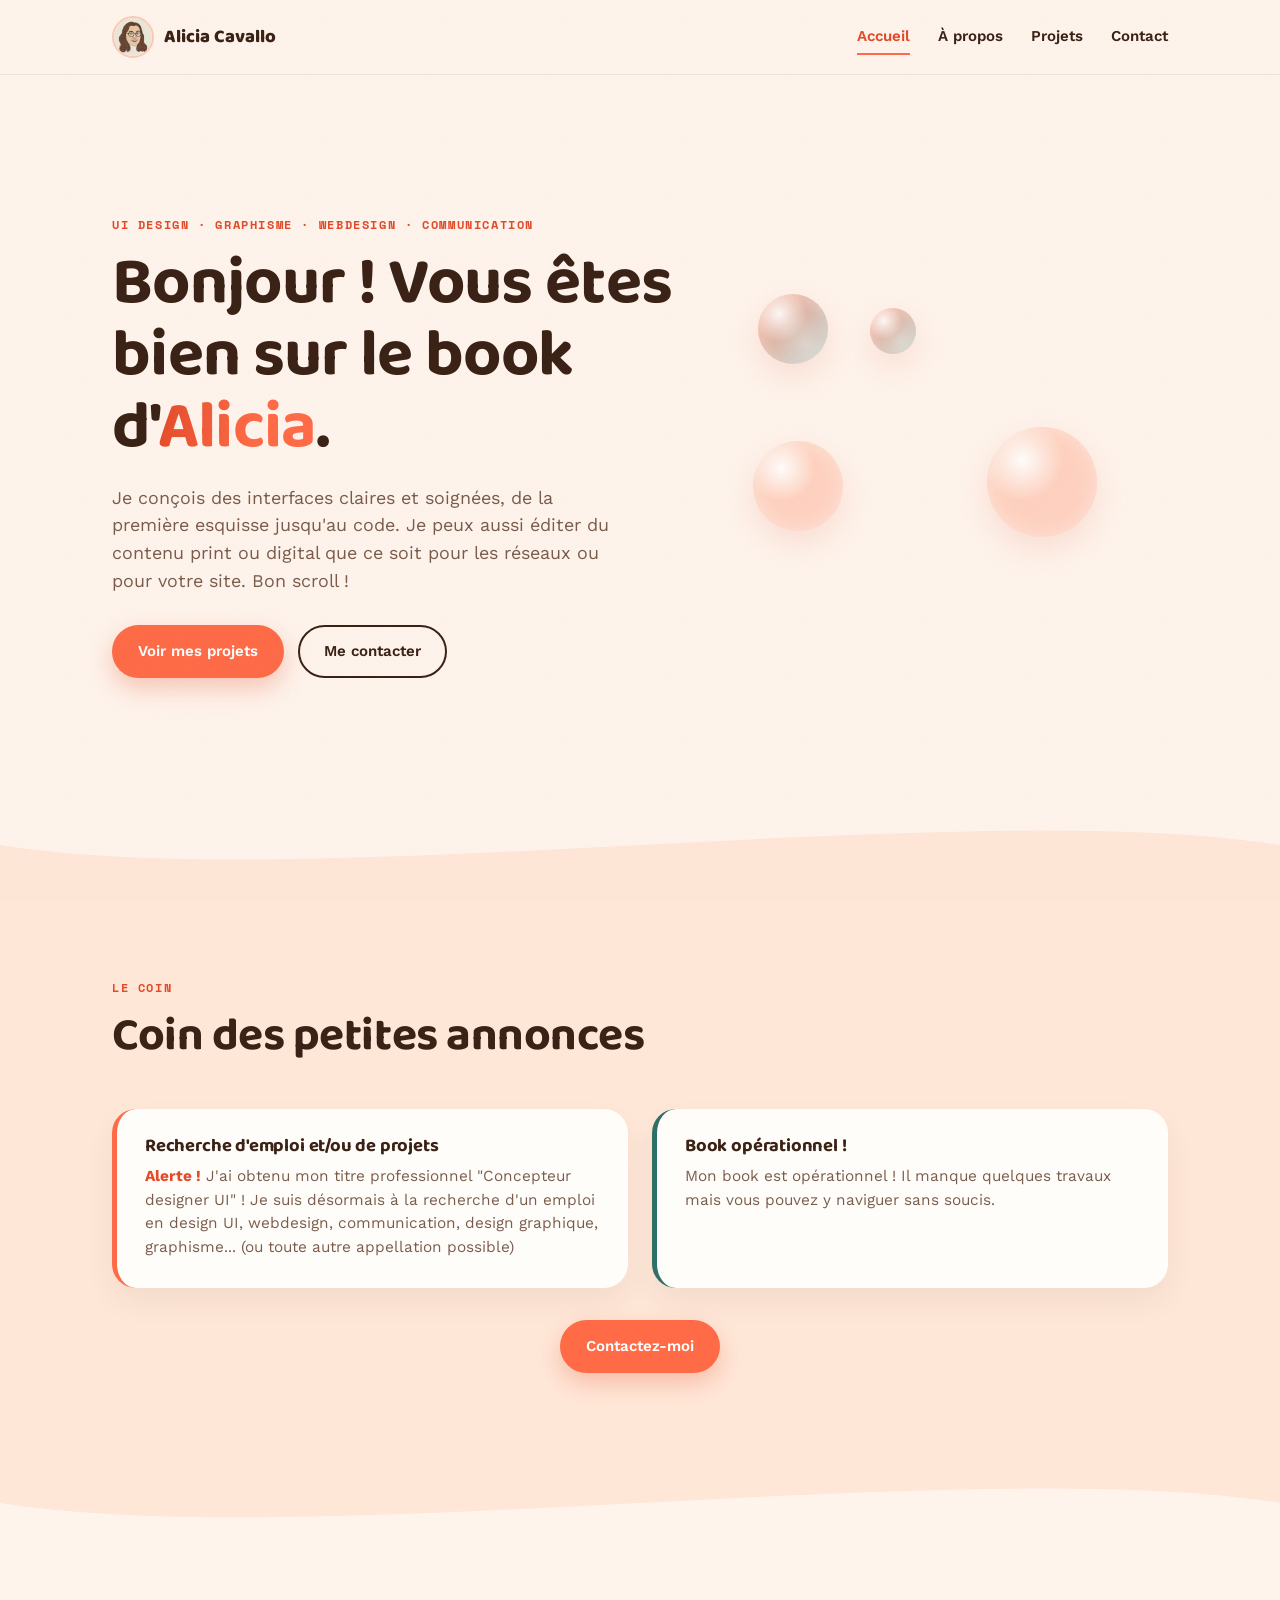
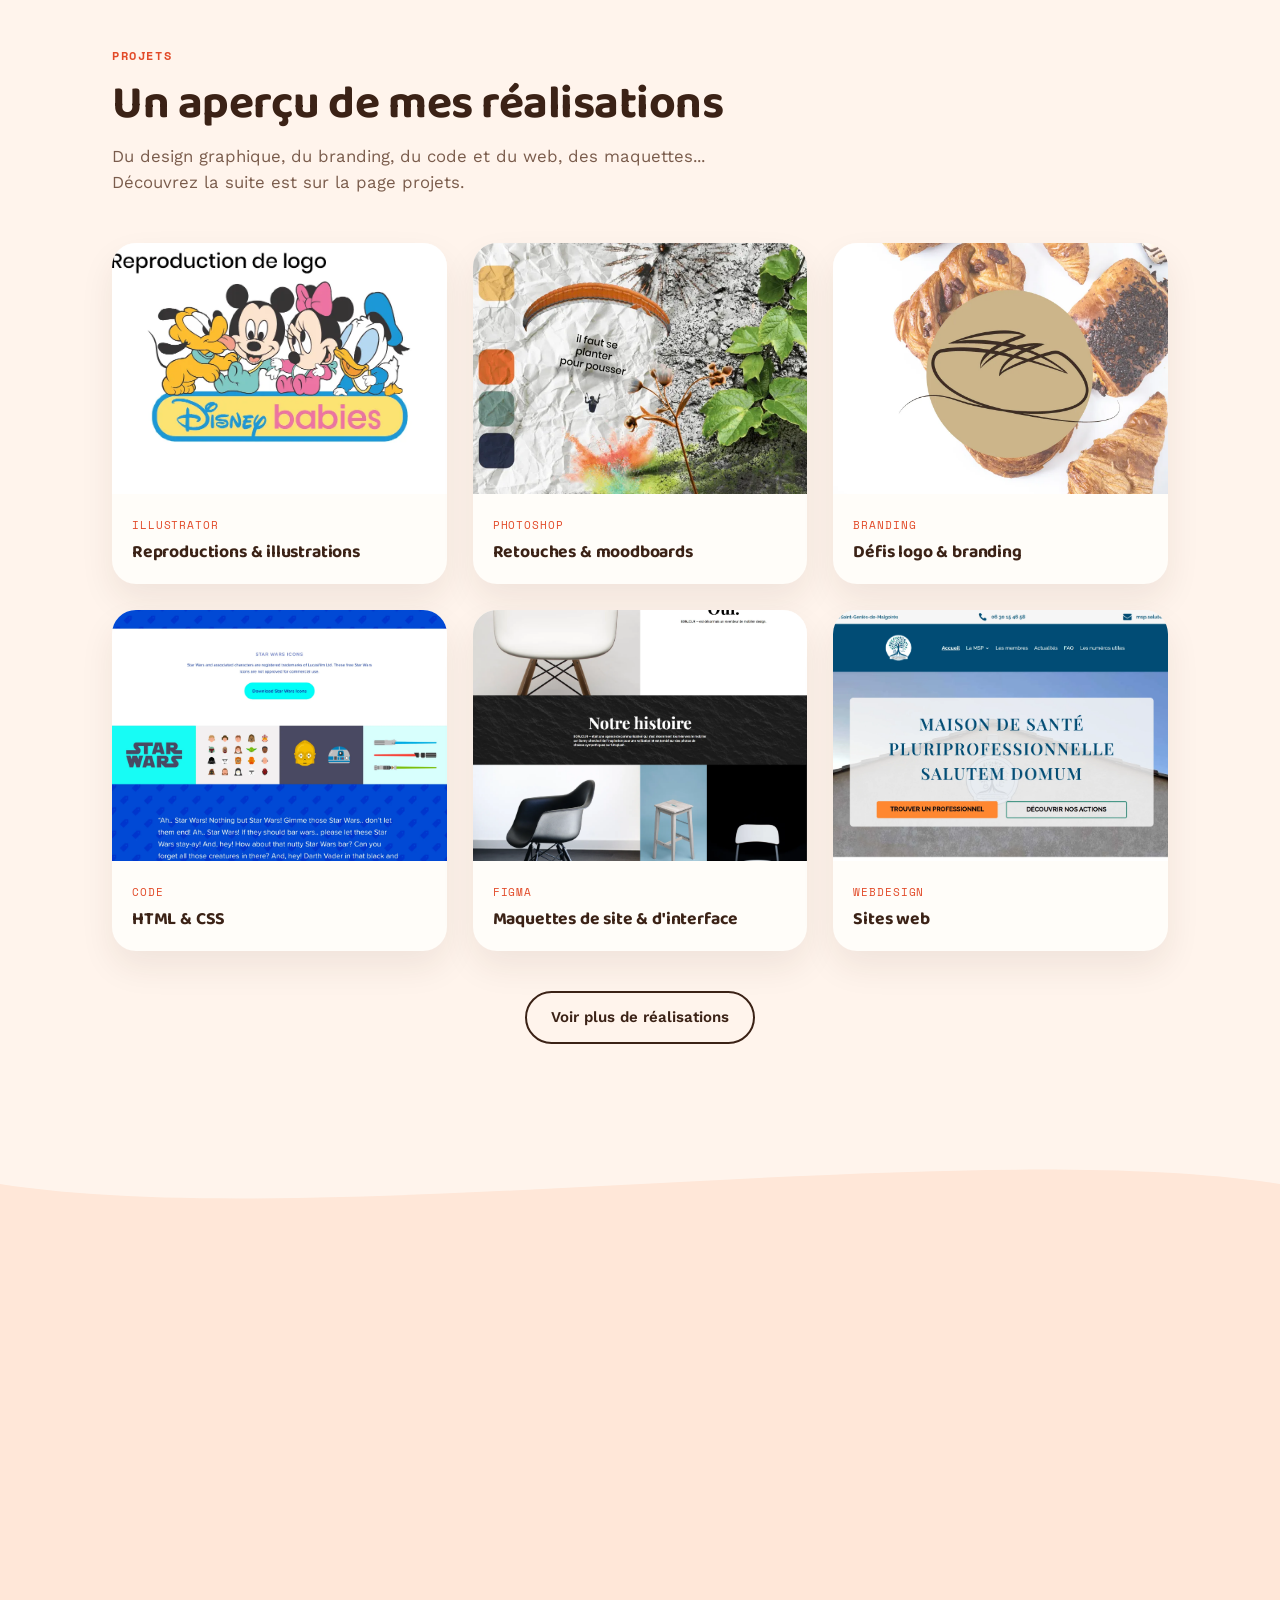
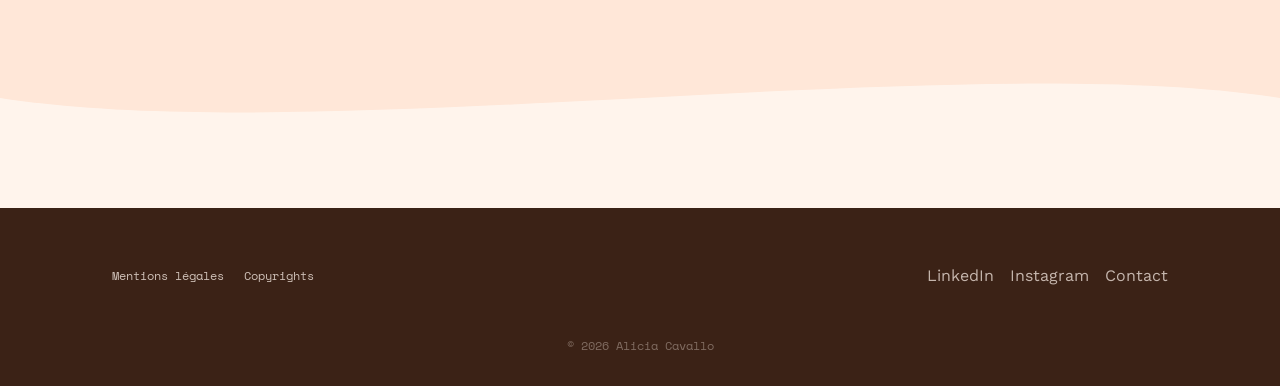
<file: index.html>
<!DOCTYPE html>
<html lang="fr">
<head>
<meta charset="UTF-8">
<meta name="viewport" content="width=device-width, initial-scale=1.0">
<title>Portfolio d'Alicia Cavallo</title>
<link rel="preconnect" href="https://fonts.googleapis.com">
<link href="https://fonts.googleapis.com/css2?family=Baloo+2:wght@500;600;700;800&family=Work+Sans:wght@400;500;600&family=Space+Mono:wght@400;700&display=swap" rel="stylesheet">
<link rel="icon" href="assets/icon/favicon.ico" sizes="32x32" />
<link rel="icon" href="assets/icon/icon.svg" type="image/svg+xml" />
<link rel="apple-touch-icon" href="assets/icon/apple-touch-icon.png" />
<link rel="stylesheet" href="css/style.css">
</head>
<body>
<header>
  <nav class="wrap">
    <a href="index.html" class="logo"><img src="assets/img/profil.webp" alt="Illustration d'Alicia Cavallo">Alicia Cavallo</a>
    <div class="navlinks">
      <a href="index.html" class="active">Accueil</a>
      <a href="assets/pages/about.html">À propos</a>
      <a href="assets/pages/projets.html">Projets</a>
      <a href="assets/pages/contact.html">Contact</a>
    </div>
    <button class="burger" id="burgerBtn" aria-label="Ouvrir le menu" aria-expanded="false">
      <span></span><span></span><span></span>
    </button>
  </nav>
</header>
<div class="mobile-menu-overlay" id="mobileOverlay" aria-hidden="true"></div>
<nav class="mobile-menu" id="mobileMenu" aria-hidden="true">
  <button class="mobile-menu-close" id="mobileClose" aria-label="Fermer le menu">&times;</button>
  <a href="index.html" class="active">Accueil</a>
      <a href="assets/pages/about.html">À propos</a>
      <a href="assets/pages/projets.html">Projets</a>
      <a href="assets/pages/contact.html">Contact</a>
</nav>


<section class="hero">
  <div class="wrap">
    <div>
      <span class="eyebrow">UI Design · Graphisme · Webdesign · Communication</span>
      <h1>Bonjour ! Vous êtes bien sur le book d'<em>Alicia</em>.</h1>
      <p class="lead">Je conçois des interfaces claires et soignées, de la première esquisse jusqu'au code. Je peux aussi éditer du contenu print ou digital que ce soit pour les réseaux ou pour votre site. Bon scroll !</p>
      <div class="hero-cta">
        <a href="assets/pages/projets.html" class="btn btn-primary">Voir mes projets</a>
        <a href="assets/pages/contact.html" class="btn btn-ghost">Me contacter</a>
      </div>
    </div>
    <div class="hero-visual" aria-hidden="true">
      <div class="bubble" style="width:70px;height:70px;top:8%;left:5%;animation-delay:0.0s;"></div>
<div class="bubble alt" style="width:110px;height:110px;top:45%;left:58%;animation-delay:0.6s;"></div>
<div class="bubble" style="width:46px;height:46px;top:12%;left:31%;animation-delay:1.2s;"></div>
<div class="bubble alt" style="width:90px;height:90px;top:49%;left:4%;animation-delay:1.7999999999999998s;"></div>
    </div>
  </div>
</section>

<div class="divider" aria-hidden="true"><svg viewBox="0 0 1200 120" preserveAspectRatio="none"><path d="M0,60 C300,120 900,0 1200,60 L1200,120 L0,120 Z" fill="var(--bg-alt)"></path></svg></div>

<section id="annonces">
  <div class="wrap">
    <div class="section-head reveal">
      <span class="eyebrow">Le coin</span>
      <h2>Coin des petites annonces</h2>
    </div>
    <div class="annonce-grid">
      <div class="annonce-card reveal">
        <h3>Recherche d'emploi et/ou de projets</h3>
        <p><strong>Alerte !</strong> J'ai obtenu mon titre professionnel "Concepteur designer UI" ! Je suis désormais à la recherche d'un emploi en design UI, webdesign, communication, design graphique, graphisme... (ou toute autre appellation possible)</p>
      </div>
      <div class="annonce-card dispo reveal">
        <h3>Book opérationnel !</h3>
        <p>Mon book est opérationnel ! Il manque quelques travaux mais vous pouvez y naviguer sans soucis.</p>
      </div>
    </div>
    <div class="annonces-cta reveal">
      <a href="assets/pages/contact.html" class="btn btn-primary">Contactez-moi</a>
    </div>
  </div>
</section>

<div class="divider" aria-hidden="true" style="transform:scaleY(-1);"><svg viewBox="0 0 1200 120" preserveAspectRatio="none"><path d="M0,60 C300,0 900,120 1200,60 L1200,120 L0,120 Z" fill="var(--bg-alt)"></path></svg></div>

<section id="projets-accueil">
  <div class="wrap">
    <div class="section-head reveal">
      <span class="eyebrow">Projets</span>
      <h2>Un aperçu de mes réalisations</h2>
      <p>Du design graphique, du branding, du code et du web, des maquettes... Découvrez la suite est sur la page projets.</p>
    </div>
    <div class="projects-preview">
      <a class="pp-card reveal" href="assets/pages/projets.html#illustrator">
        <div class="pp-img"><img src="assets/img/illustrator-disneybabies.webp" alt="Reproduction du logo Disney Babies sur Illustrator"></div>
        <div class="pp-body"><span>Illustrator</span><h3>Reproductions &amp; illustrations</h3></div>
      </a>
      <a class="pp-card reveal" href="assets/pages/projets.html#photoshop">
        <div class="pp-img"><img src="assets/img/photoshop-moodboardperso.webp" alt="Moodboard pour mon identité visuelle"></div>
        <div class="pp-body"><span>Photoshop</span><h3>Retouches &amp; moodboards</h3></div>
      </a>
      <a class="pp-card reveal" href="assets/pages/projets.html#logo">
        <div class="pp-img"><img src="assets/img/defilogo03-boulangerie-p01.webp" alt="Défi logo boulangerie"></div>
        <div class="pp-body"><span>Branding</span><h3>Défis logo &amp; branding</h3></div>
      </a>
      <a class="pp-card reveal" href="assets/pages/projets.html#web">
        <div class="pp-img"><img src="assets/img/css-premierepage01.webp" alt="Exercice de mise en page HTML et CSS"></div>
        <div class="pp-body"><span>Code</span><h3>HTML &amp; CSS</h3></div>
      </a>
      <a class="pp-card reveal" href="assets/pages/projets.html#maquettes">
        <div class="pp-img"><img src="assets/img/figmabonjour-desk.webp" alt="Maquette Figma Bonjour."></div>
        <div class="pp-body"><span>Figma</span><h3>Maquettes de site &amp; d'interface</h3></div>
      </a>
      <a class="pp-card reveal" href="assets/pages/projets.html#webdesign">
        <div class="pp-img"><img src="assets/img/site-web-msp.webp" alt="Extrait de la page d'accueil du site de la Maison de Santé Pluriprofessionnelle"></div>
        <div class="pp-body"><span>Webdesign</span><h3>Sites web</h3></div>
      </a>
    </div>
    <div class="projets-cta reveal">
      <a href="assets/pages/projets.html" class="btn btn-ghost">Voir plus de réalisations</a>
    </div>
  </div>
</section>

<div class="divider" aria-hidden="true"><svg viewBox="0 0 1200 120" preserveAspectRatio="none"><path d="M0,60 C300,120 900,0 1200,60 L1200,120 L0,120 Z" fill="var(--bg-alt)"></path></svg></div>

<section id="teaser-parcours">
  <div class="wrap">
    <div class="parcours-card reveal">
      <div class="txt">
        <span class="eyebrow">Parcours &amp; à propos</span>
        <h2>Du droit au webdesign : un parcours guidé par la curiosité.</h2>
        <p>Découvrez mon chemin jusqu'ici, ce que je fais aujourd'hui, et ce qui m'anime en dehors du design.</p>
      </div>
      <a href="assets/pages/about.html" class="btn btn-primary">Mon parcours &amp; à propos</a>
    </div>
  </div>
</section>

<div class="divider" aria-hidden="true" style="transform:scaleY(-1);"><svg viewBox="0 0 1200 120" preserveAspectRatio="none"><path d="M0,60 C300,0 900,120 1200,60 L1200,120 L0,120 Z" fill="var(--bg-alt)"></path></svg></div>

<footer class="sitefooter">
  <div class="wrap">
    <div class="footlinks">
      <a href="assets/pages/mentionslegales.html">Mentions légales</a>
      <a href="assets/pages/copyrights.html">Copyrights</a>
    </div>
    <div class="social">
      <a href="https://www.linkedin.com/in/alicia-cavallo/" target="_blank" rel="noopener">LinkedIn</a>
      <a href="https://www.instagram.com/alicia._.cavallo/" target="_blank" rel="noopener">Instagram</a>
      <a href="assets/pages/contact.html">Contact</a>
    </div>
    <div class="copy">© 2026 Alicia Cavallo</div>
  </div>
</footer>
<script>
  const revealEls = document.querySelectorAll('.reveal');
  const io = new IntersectionObserver((entries) => {
    entries.forEach(entry => {
      if(entry.isIntersecting){ entry.target.classList.add('in'); io.unobserve(entry.target); }
    });
  }, { threshold: 0.12 });
  revealEls.forEach(el => io.observe(el));
</script>
<script>
  // Menu burger mobile : ouverture/fermeture, clic à côté, touche Échap
  (function(){
    const burger = document.getElementById('burgerBtn');
    const overlay = document.getElementById('mobileOverlay');
    const menu = document.getElementById('mobileMenu');
    const closeBtn = document.getElementById('mobileClose');
    if(!burger || !menu || !overlay) return;

    function openMenu(){
      burger.classList.add('open'); burger.setAttribute('aria-expanded','true');
      overlay.classList.add('open');
      menu.classList.add('open'); menu.setAttribute('aria-hidden','false');
      document.body.style.overflow = 'hidden';
    }
    function closeMenu(){
      burger.classList.remove('open'); burger.setAttribute('aria-expanded','false');
      overlay.classList.remove('open');
      menu.classList.remove('open'); menu.setAttribute('aria-hidden','true');
      document.body.style.overflow = '';
    }

    burger.addEventListener('click', () => { menu.classList.contains('open') ? closeMenu() : openMenu(); });
    closeBtn.addEventListener('click', closeMenu);
    overlay.addEventListener('click', closeMenu); // clic à côté, sur le fond assombri
    document.addEventListener('keydown', (e) => { if(e.key === 'Escape') closeMenu(); });
    window.addEventListener('blur', closeMenu); // sortie en dehors de la fenêtre
    menu.querySelectorAll('a').forEach(a => a.addEventListener('click', closeMenu));
  })();
</script>
</body>
</html>
</file>
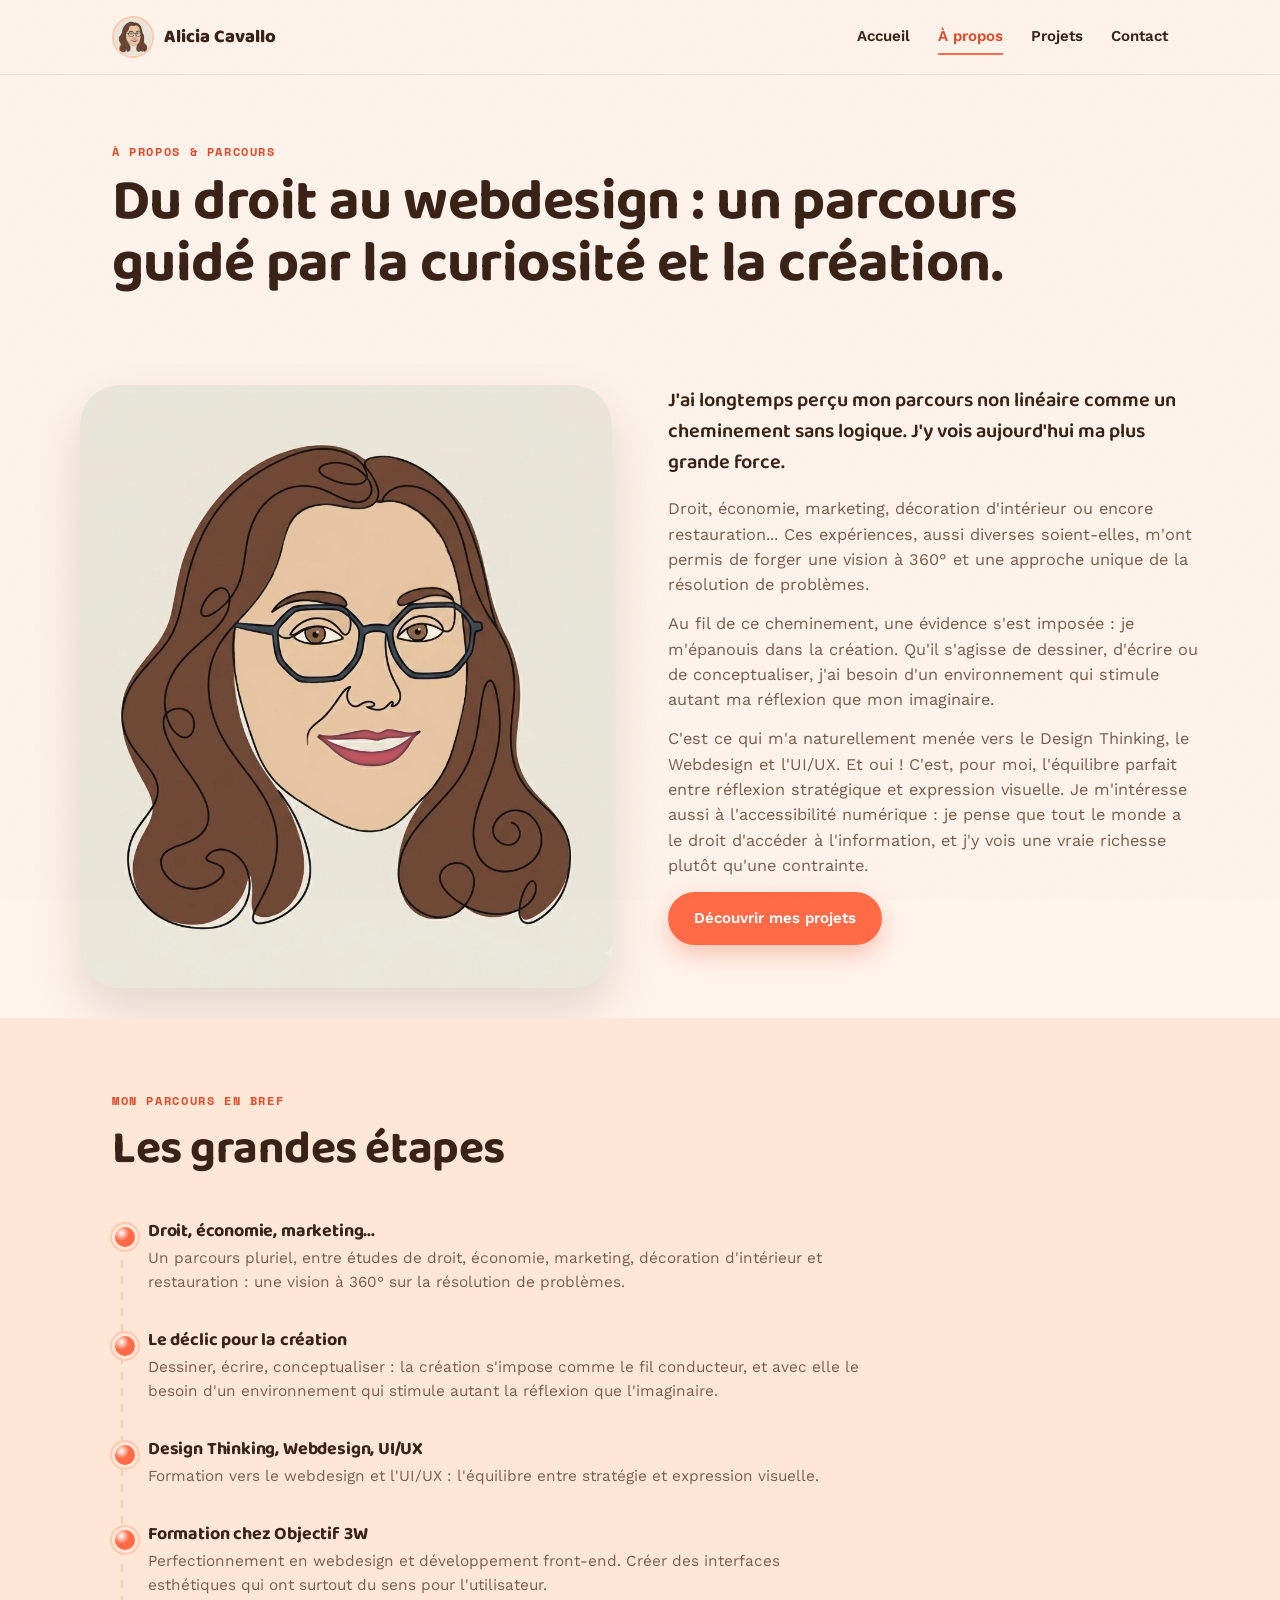
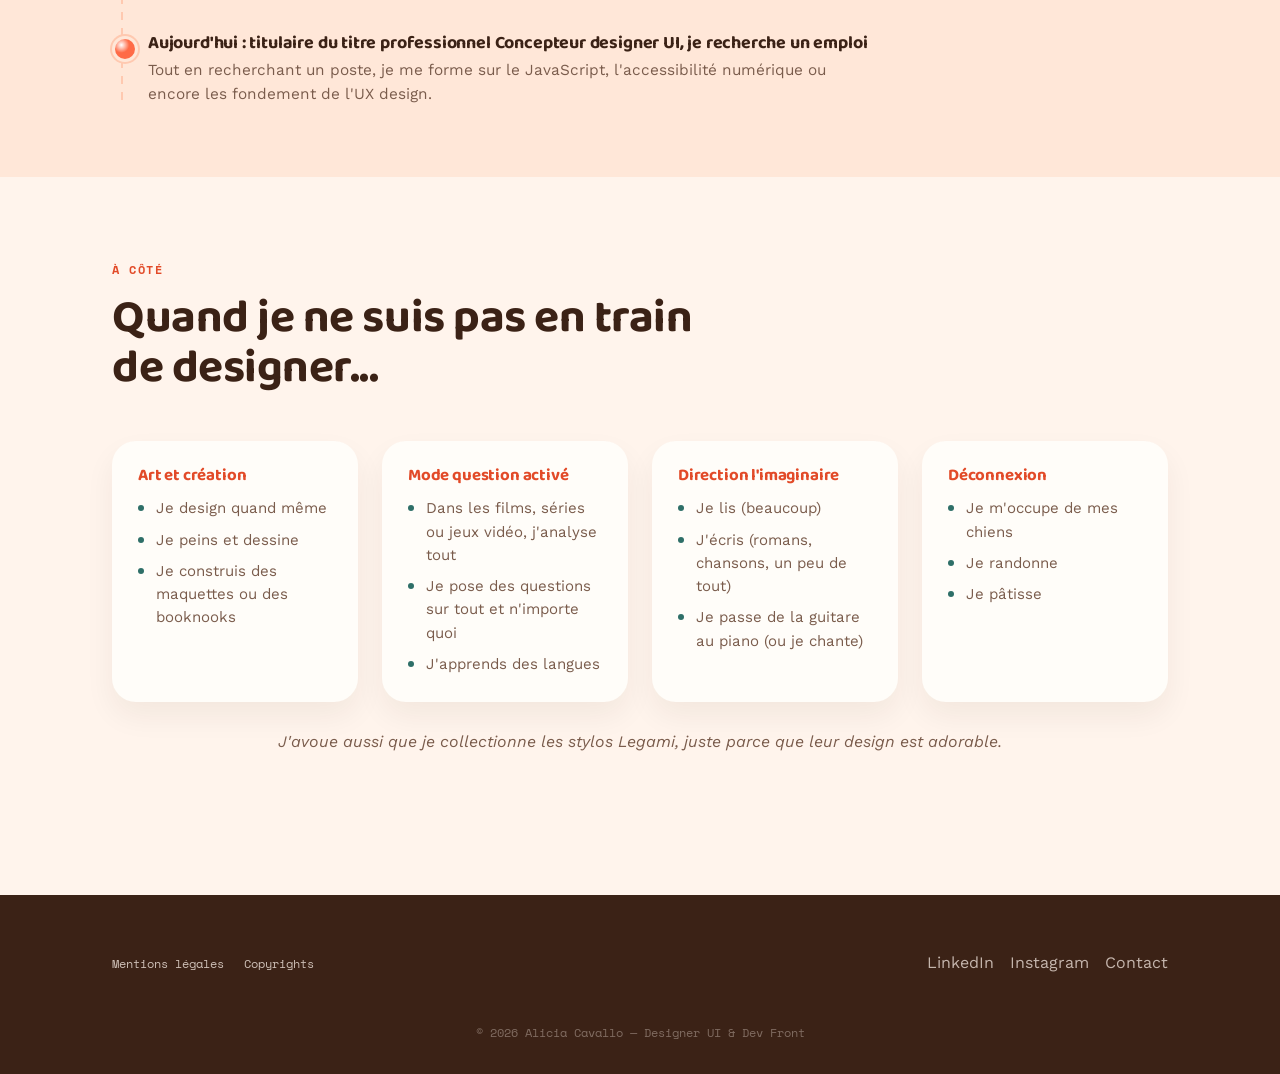
<file: assets/pages/about.html>
<!DOCTYPE html>
<html lang="fr">
<head>
<meta charset="UTF-8">
<meta name="viewport" content="width=device-width, initial-scale=1.0">
<title>À propos — Alicia Cavallo</title>
<link rel="preconnect" href="https://fonts.googleapis.com">
<link rel="icon" href="../icon/favicon.ico" sizes="32x32">
<link rel="icon" href="../icon/icon.svg" type="image/svg+xml">
<link rel="apple-touch-icon" href="../icon/apple-touch-icon.png">
<link href="https://fonts.googleapis.com/css2?family=Baloo+2:wght@500;600;700;800&family=Work+Sans:wght@400;500;600&family=Space+Mono:wght@400;700&display=swap" rel="stylesheet">

<style>

:root{
  --bg:            #FFF4EC;
  --bg-alt:        #FFE7D8;
  --card:          #FFFDF9;
  --coral:         #FF6B47;
  --coral-deep:    #E24A28;
  --coral-soft:    #FFC9B0;
  --teal:          #2E6F68;
  --teal-soft:     #CFE7E2;
  --ink:           #3B2216;
  --ink-soft:      #7A5C4C;

  --display: 'Baloo 2', sans-serif;
  --body:    'Work Sans', sans-serif;
  --mono:    'Space Mono', monospace;

  --radius-lg: 40px;
  --radius-md: 24px;
  --container: 1120px;
}
*{ box-sizing:border-box; margin:0; padding:0; }
html{ scroll-behavior:smooth; }
body{ background:var(--bg); color:var(--ink); font-family:var(--body); line-height:1.55; overflow-x:hidden; }
body::before{
  content:""; position:fixed; inset:0; pointer-events:none; z-index:9000; opacity:.05; mix-blend-mode:multiply;
  background-image:url("data:image/svg+xml;utf8,<svg xmlns='http://www.w3.org/2000/svg' width='120' height='120'><filter id='n'><feTurbulence type='fractalNoise' baseFrequency='0.9' numOctaves='2' stitchTiles='stitch'/></filter><rect width='100%25' height='100%25' filter='url(%23n)'/></svg>");
}
a{ color:inherit; text-decoration:none; }
img{ max-width:100%; display:block; }
section{ position:relative; }
.wrap{ max-width:var(--container); margin:0 auto; padding:0 32px; }
h1,h2,h3,h4{ font-family:var(--display); font-weight:700; line-height:1.08; letter-spacing:-.01em; }
.eyebrow{ font-family:var(--mono); font-size:.72rem; letter-spacing:.14em; text-transform:uppercase; color:var(--coral-deep); font-weight:700; margin-bottom:14px; display:inline-block; }
@media (prefers-reduced-motion: reduce){ *{ animation-duration:.001ms !important; animation-iteration-count:1 !important; transition-duration:.001ms !important; scroll-behavior:auto !important; } }

/* signature bulles */
.bubble{
  position:absolute; border-radius:50%; pointer-events:none;
  background:
    radial-gradient(circle at 30% 28%, rgba(255,255,255,.9), rgba(255,255,255,0) 40%),
    radial-gradient(circle at 68% 72%, rgba(255,255,255,.35), rgba(255,255,255,0) 45%),
    linear-gradient(135deg, rgba(255,107,71,.55), rgba(46,111,104,.35));
  box-shadow: inset 0 0 20px rgba(255,255,255,.4), 0 12px 30px rgba(226,74,40,.12);
  animation: drift 9s ease-in-out infinite;
}
.bubble.alt{ background:radial-gradient(circle at 32% 30%, rgba(255,255,255,.95), rgba(255,255,255,0) 38%), linear-gradient(135deg, rgba(255,201,176,.8), rgba(255,107,71,.25)); }
@keyframes drift{ 0%,100%{ transform:translateY(0) translateX(0) scale(1); } 50%{ transform:translateY(-18px) translateX(10px) scale(1.03); } }

/* nav */
header{ position:sticky; top:0; z-index:500; backdrop-filter:blur(10px); background:rgba(255,244,236,.86); border-bottom:1px solid rgba(59,34,22,.08); }
nav.wrap{ display:flex; align-items:center; justify-content:space-between; padding-top:16px; padding-bottom:16px; gap:20px; }
.logo{ font-family:var(--display); font-weight:800; font-size:1.15rem; color:var(--ink); display:flex; align-items:center; gap:10px; }
.logo img{ width:42px; height:42px; border-radius:50%; object-fit:cover; border:2px solid var(--coral-soft); }
.navlinks{ display:flex; gap:28px; font-weight:600; font-size:.94rem; }
.navlinks a{ position:relative; padding:4px 0; }
.navlinks a::after{ content:""; position:absolute; left:0; bottom:-2px; width:0; height:2px; background:var(--coral); transition:width .25s ease; }
.navlinks a:hover::after, .navlinks a.active::after{ width:100%; }
.navlinks a.active{ color:var(--coral-deep); }
a:focus-visible, button:focus-visible{ outline:3px solid var(--teal); outline-offset:3px; border-radius:4px; }
.nav-toggle{ display:none; }

/* boutons */
.btn{ font-family:var(--body); font-weight:600; font-size:.94rem; padding:13px 24px; border-radius:999px; border:2px solid transparent; display:inline-flex; align-items:center; gap:8px; cursor:pointer; transition:transform .2s ease, box-shadow .2s ease; }
.btn-primary{ background:var(--coral); color:#fff; box-shadow:0 10px 24px rgba(226,74,40,.28); }
.btn-primary:hover{ transform:translateY(-2px); box-shadow:0 14px 28px rgba(226,74,40,.36); }
.btn-ghost{ border-color:var(--ink); color:var(--ink); }
.btn-ghost:hover{ transform:translateY(-2px); background:var(--ink); color:var(--bg); }

/* section head */
.section-head{ max-width:640px; margin-bottom:48px; }
.section-head h1, .section-head h2{ font-size:clamp(2rem, 3.8vw, 2.9rem); }
.section-head p{ margin-top:14px; color:var(--ink-soft); font-size:1.05rem; }

/* petit hero (pages secondaires) */
.pagehero{ padding:64px 0 20px; }
.pagehero .eyebrow{ margin-bottom:10px; }
.pagehero h1{ font-size:clamp(2.4rem, 5vw, 3.6rem); }
.pagehero p{ margin-top:14px; max-width:60ch; color:var(--ink-soft); font-size:1.08rem; }

/* divider vague */
.divider{ height:100px; position:relative; }
.divider svg{ position:absolute; inset:0; width:100%; height:100%; }

/* footer */
footer.sitefooter{ background:var(--ink); color:rgba(255,244,236,.75); padding:56px 0 32px; margin-top:60px; }
footer.sitefooter .wrap{ display:flex; flex-wrap:wrap; justify-content:space-between; align-items:center; gap:24px; }
footer.sitefooter .footlinks{ display:flex; gap:20px; font-family:var(--mono); font-size:.78rem; }
footer.sitefooter .footlinks a:hover{ color:#fff; }
footer.sitefooter .social{ display:flex; gap:16px; }
footer.sitefooter .social a{ color:rgba(255,244,236,.7); }
footer.sitefooter .social a:hover{ color:var(--coral-soft); }
footer.sitefooter .copy{ width:100%; text-align:center; font-family:var(--mono); font-size:.72rem; color:rgba(255,244,236,.35); margin-top:24px; }

.reveal{ opacity:0; transform:translateY(26px); transition:opacity .7s ease, transform .7s ease; }
.reveal.in{ opacity:1; transform:translateY(0); }

@media (max-width:900px){
  .navlinks{ display:none; }
}


.about-layout{ display:grid; grid-template-columns:1fr 1fr; gap:56px; padding:70px 0 30px; align-items:start; }
.about-photo{ position:relative; }
.about-photo img{ border-radius:var(--radius-lg); width:100%; aspect-ratio:3/3.4; object-fit:cover; box-shadow:0 24px 50px rgba(59,34,22,.14); }
.about-text p{ color:var(--ink-soft); margin-bottom:14px; font-size:1.02rem; }
.about-text p strong{ color:var(--ink); }
.about-text .lead-strong{ font-family:var(--display); font-size:1.25rem; color:var(--ink); font-weight:600; margin-bottom:18px; }

#parcours-full{ padding:70px 0; background:var(--bg-alt); }
.timeline{ position:relative; padding-left:36px; max-width:760px; }
.timeline::before{ content:""; position:absolute; left:9px; top:6px; bottom:6px; width:2px; background:repeating-linear-gradient(to bottom, var(--coral-soft) 0 8px, transparent 8px 16px); }
.tl-item{ position:relative; padding-bottom:36px; }
.tl-item:last-child{ padding-bottom:0; }
.tl-item::before{ content:""; position:absolute; left:-36px; top:2px; width:20px; height:20px; border-radius:50%; background:radial-gradient(circle at 32% 30%, #fff, rgba(255,255,255,0) 40%), var(--coral); border:3px solid var(--bg-alt); box-shadow:0 0 0 2px var(--coral-soft); }
.tl-item h4{ font-size:1.12rem; margin-bottom:6px; }
.tl-item p{ color:var(--ink-soft); font-size:.96rem; }

#hobbies{ padding:80px 0; }
.hobby-grid{ display:grid; grid-template-columns:repeat(auto-fit, minmax(230px,1fr)); gap:24px; }
.hobby-card{ background:var(--card); border-radius:var(--radius-md); padding:26px; box-shadow:0 14px 30px rgba(59,34,22,.06); }
.hobby-card h3{ font-size:1.05rem; margin-bottom:12px; color:var(--coral-deep); }
.hobby-card ul{ list-style:none; display:flex; flex-direction:column; gap:8px; }
.hobby-card li{ font-size:.94rem; color:var(--ink-soft); padding-left:18px; position:relative; }
.hobby-card li::before{ content:""; position:absolute; left:0; top:8px; width:6px; height:6px; border-radius:50%; background:var(--teal); }
.hobby-note{ margin-top:28px; text-align:center; color:var(--ink-soft); font-style:italic; }

@media (max-width:900px){ .about-layout{ grid-template-columns:1fr; } .about-photo{ order:-1; max-width:320px; margin:0 auto; } }


/* ============================================================
   BURGER MENU MOBILE
   ============================================================ */
.burger{
  display:none; position:relative; z-index:960;
  flex-direction:column; justify-content:space-between;
  width:28px; height:20px; background:none; border:none; padding:0; cursor:pointer;
}
.burger span{ display:block; width:100%; height:2.5px; border-radius:2px; background:var(--ink); transition:transform .25s ease, opacity .25s ease; }
.burger.open span:nth-child(1){ transform:translateY(8.5px) rotate(45deg); }
.burger.open span:nth-child(2){ opacity:0; }
.burger.open span:nth-child(3){ transform:translateY(-8.5px) rotate(-45deg); }

.mobile-menu-overlay{
  position:fixed; inset:0; background:rgba(59,34,22,.55); z-index:900;
  opacity:0; pointer-events:none; transition:opacity .25s ease;
}
.mobile-menu-overlay.open{ opacity:1; pointer-events:auto; }

.mobile-menu{
  position:fixed; top:0; right:0; height:100%; width:min(78vw, 320px);
  background:var(--bg); z-index:950; box-shadow:-14px 0 40px rgba(59,34,22,.18);
  transform:translateX(100%); transition:transform .3s ease;
  display:flex; flex-direction:column; gap:26px; padding:84px 34px 40px;
}
.mobile-menu.open{ transform:translateX(0); }
.mobile-menu a{ font-family:var(--display); font-size:1.3rem; font-weight:600; color:var(--ink); padding:4px 0; }
.mobile-menu a.active{ color:var(--coral-deep); }
.mobile-menu-close{
  position:absolute; top:22px; right:22px; background:none; border:none;
  font-size:1.9rem; line-height:1; color:var(--ink); cursor:pointer;
}
.mobile-menu-close:hover{ color:var(--coral-deep); }

@media (max-width:900px){
  .navlinks{ display:none; }
  .burger{ display:flex; }
}
@media (min-width:901px){
  .mobile-menu, .mobile-menu-overlay{ display:none; }
}

/* wrapper resserré sur petit mobile */
@media (max-width:480px){
  .wrap{ padding:0 20px; }
}

</style>
</head>
<body>
<header>
  <nav class="wrap">
    <a href="../../index.html" class="logo"><img src="../img/profil.webp" alt="Illustration d'Alicia Cavallo">Alicia Cavallo</a>
    <div class="navlinks">
      <a href="../../index.html">Accueil</a>
      <a href="about.html" class="active">À propos</a>
      <a href="projets.html">Projets</a>
      <a href="contact.html">Contact</a>
    </div>
    <button class="burger" id="burgerBtn" aria-label="Ouvrir le menu" aria-expanded="false">
      <span></span><span></span><span></span>
    </button>
  </nav>
</header>
<div class="mobile-menu-overlay" id="mobileOverlay" aria-hidden="true"></div>
<nav class="mobile-menu" id="mobileMenu" aria-hidden="true">
  <button class="mobile-menu-close" id="mobileClose" aria-label="Fermer le menu">&times;</button>
  <a href="../../index.html">Accueil</a>
      <a href="about.html" class="active">À propos</a>
      <a href="projets.html">Projets</a>
      <a href="contact.html">Contact</a>
</nav>


<section class="pagehero">
  <div class="wrap reveal">
    <span class="eyebrow">À propos &amp; parcours</span>
    <h1>Du droit au webdesign : un parcours guidé par la curiosité et la création.</h1>
  </div>
</section>

<section>
  <div class="wrap about-layout">
    <div class="about-photo reveal">
      <img src="../img/profil.webp" alt="Illustration d'Alicia Cavallo">
    </div>
    <div class="about-text reveal">
      <p class="lead-strong">J'ai longtemps perçu mon parcours non linéaire comme un cheminement sans logique. J'y vois aujourd'hui ma plus grande force.</p>
      <p>Droit, économie, marketing, décoration d'intérieur ou encore restauration... Ces expériences, aussi diverses soient-elles, m'ont permis de forger une vision à 360° et une approche unique de la résolution de problèmes.</p>
      <p>Au fil de ce cheminement, une évidence s'est imposée : je m'épanouis dans la création. Qu'il s'agisse de dessiner, d'écrire ou de conceptualiser, j'ai besoin d'un environnement qui stimule autant ma réflexion que mon imaginaire.</p>
      <p>C'est ce qui m'a naturellement menée vers le Design Thinking, le Webdesign et l'UI/UX. Et oui ! C'est, pour moi, l'équilibre parfait entre réflexion stratégique et expression visuelle. Je m'intéresse aussi à l'accessibilité numérique : je pense que tout le monde a le droit d'accéder à l'information, et j'y vois une vraie richesse plutôt qu'une contrainte.</p>
      <a href="projets.html" class="btn btn-primary">Découvrir mes projets</a>
    </div>
  </div>
</section>

<section id="parcours-full">
  <div class="wrap">
    <div class="section-head reveal">
      <span class="eyebrow">Mon parcours en bref</span>
      <h2>Les grandes étapes</h2>
    </div>
    <div class="timeline">
      <div class="tl-item reveal">
        <h4>Droit, économie, marketing...</h4>
        <p>Un parcours pluriel, entre études de droit, économie, marketing, décoration d'intérieur et restauration : une vision à 360° sur la résolution de problèmes.</p>
      </div>
      <div class="tl-item reveal">
        <h4>Le déclic pour la création</h4>
        <p>Dessiner, écrire, conceptualiser : la création s'impose comme le fil conducteur, et avec elle le besoin d'un environnement qui stimule autant la réflexion que l'imaginaire.</p>
      </div>
      <div class="tl-item reveal">
        <h4>Design Thinking, Webdesign, UI/UX</h4>
        <p>Formation vers le webdesign et l'UI/UX : l'équilibre entre stratégie et expression visuelle.</p>
      </div>
      <div class="tl-item reveal">
        <h4>Formation chez Objectif 3W</h4>
        <p>Perfectionnement en webdesign et développement front-end. Créer des interfaces esthétiques qui ont surtout du sens pour l'utilisateur.</p>
      </div>
      <div class="tl-item reveal">
        <h4>Aujourd'hui : titulaire du titre professionnel Concepteur designer UI, je recherche un emploi</h4>
        <p>Tout en recherchant un poste, je me forme sur le JavaScript, l'accessibilité numérique ou encore les fondement de l'UX design.</p>
      </div>
    </div>
  </div>
</section>

<section id="hobbies">
  <div class="wrap">
    <div class="section-head reveal">
      <span class="eyebrow">À côté</span>
      <h2>Quand je ne suis pas en train de designer...</h2>
    </div>
    <div class="hobby-grid">
      <div class="hobby-card reveal">
        <h3>Art et création</h3>
        <ul><li>Je design quand même</li><li>Je peins et dessine</li><li>Je construis des maquettes ou des booknooks</li></ul>
      </div>
      <div class="hobby-card reveal">
        <h3>Mode question activé</h3>
        <ul><li>Dans les films, séries ou jeux vidéo, j'analyse tout</li><li>Je pose des questions sur tout et n'importe quoi</li><li>J'apprends des langues</li></ul>
      </div>
      <div class="hobby-card reveal">
        <h3>Direction l'imaginaire</h3>
        <ul><li>Je lis (beaucoup)</li><li>J'écris (romans, chansons, un peu de tout)</li><li>Je passe de la guitare au piano (ou je chante)</li></ul>
      </div>
      <div class="hobby-card reveal">
        <h3>Déconnexion</h3>
        <ul><li>Je m'occupe de mes chiens</li><li>Je randonne</li><li>Je pâtisse</li></ul>
      </div>
    </div>
    <p class="hobby-note reveal">J'avoue aussi que je collectionne les stylos Legami, juste parce que leur design est adorable.</p>
  </div>
</section>

<footer class="sitefooter">
  <div class="wrap">
    <div class="footlinks">
      <a href="mentionslegales.html">Mentions légales</a>
      <a href="copyrights.html">Copyrights</a>
    </div>
    <div class="social">
      <a href="https://www.linkedin.com/in/alicia-cavallo/" target="_blank" rel="noopener">LinkedIn</a>
      <a href="https://www.instagram.com/alicia._.cavallo/" target="_blank" rel="noopener">Instagram</a>
      <a href="contact.html">Contact</a>
    </div>
    <div class="copy">© 2026 Alicia Cavallo — Designer UI &amp; Dev Front</div>
  </div>
</footer>
<script>
  const revealEls = document.querySelectorAll('.reveal');
  const io = new IntersectionObserver((entries) => {
    entries.forEach(entry => {
      if(entry.isIntersecting){ entry.target.classList.add('in'); io.unobserve(entry.target); }
    });
  }, { threshold: 0.12 });
  revealEls.forEach(el => io.observe(el));
</script>
<script>
  // Menu burger mobile : ouverture/fermeture, clic à côté, touche Échap
  (function(){
    const burger = document.getElementById('burgerBtn');
    const overlay = document.getElementById('mobileOverlay');
    const menu = document.getElementById('mobileMenu');
    const closeBtn = document.getElementById('mobileClose');
    if(!burger || !menu || !overlay) return;

    function openMenu(){
      burger.classList.add('open'); burger.setAttribute('aria-expanded','true');
      overlay.classList.add('open');
      menu.classList.add('open'); menu.setAttribute('aria-hidden','false');
      document.body.style.overflow = 'hidden';
    }
    function closeMenu(){
      burger.classList.remove('open'); burger.setAttribute('aria-expanded','false');
      overlay.classList.remove('open');
      menu.classList.remove('open'); menu.setAttribute('aria-hidden','true');
      document.body.style.overflow = '';
    }

    burger.addEventListener('click', () => { menu.classList.contains('open') ? closeMenu() : openMenu(); });
    closeBtn.addEventListener('click', closeMenu);
    overlay.addEventListener('click', closeMenu); // clic à côté, sur le fond assombri
    document.addEventListener('keydown', (e) => { if(e.key === 'Escape') closeMenu(); });
    window.addEventListener('blur', closeMenu); // sortie en dehors de la fenêtre
    menu.querySelectorAll('a').forEach(a => a.addEventListener('click', closeMenu));
  })();
</script>
</body>
</html>
</file>
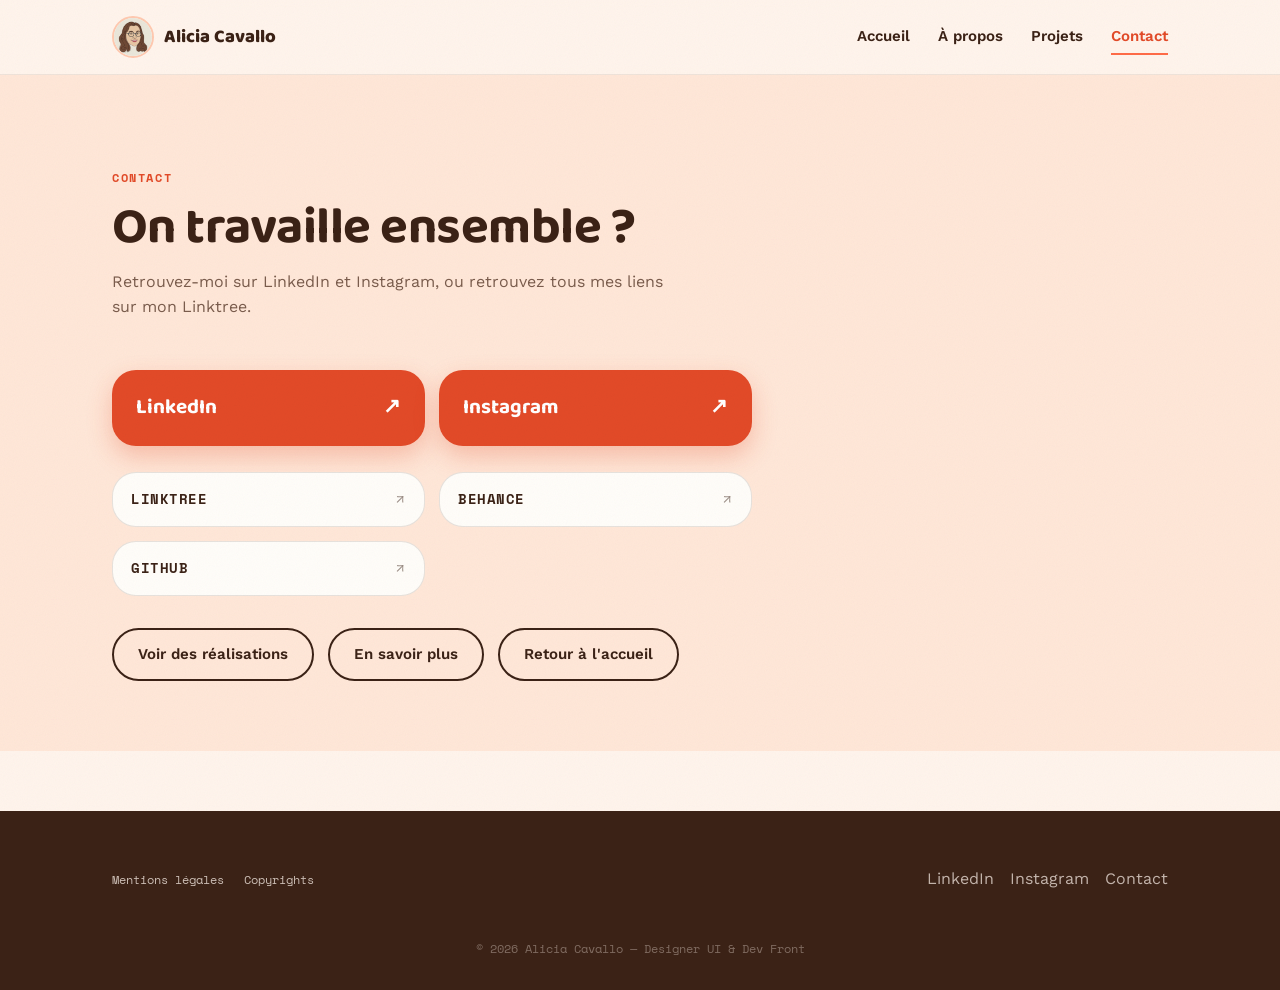
<file: assets/pages/contact.html>
<!DOCTYPE html>
<html lang="fr">
<head>
<meta charset="UTF-8">
<meta name="viewport" content="width=device-width, initial-scale=1.0">
<title>Contact — Alicia Cavallo</title>
<link rel="preconnect" href="https://fonts.googleapis.com">
<link rel="icon" href="../icon/favicon.ico" sizes="32x32">
<link rel="icon" href="../icon/icon.svg" type="image/svg+xml">
<link rel="apple-touch-icon" href="../icon/apple-touch-icon.png">
<link href="https://fonts.googleapis.com/css2?family=Baloo+2:wght@500;600;700;800&family=Work+Sans:wght@400;500;600&family=Space+Mono:wght@400;700&display=swap" rel="stylesheet">

<style>

:root{
  --bg:            #FFF4EC;
  --bg-alt:        #FFE7D8;
  --card:          #FFFDF9;
  --coral:         #FF6B47;
  --coral-deep:    #E24A28;
  --coral-soft:    #FFC9B0;
  --teal:          #2E6F68;
  --teal-soft:     #CFE7E2;
  --ink:           #3B2216;
  --ink-soft:      #7A5C4C;

  --display: 'Baloo 2', sans-serif;
  --body:    'Work Sans', sans-serif;
  --mono:    'Space Mono', monospace;

  --radius-lg: 40px;
  --radius-md: 24px;
  --container: 1120px;
}
*{ box-sizing:border-box; margin:0; padding:0; }
html{ scroll-behavior:smooth; }
body{ background:var(--bg); color:var(--ink); font-family:var(--body); line-height:1.55; overflow-x:hidden; }
body::before{
  content:""; position:fixed; inset:0; pointer-events:none; z-index:9000; opacity:.05; mix-blend-mode:multiply;
  background-image:url("data:image/svg+xml;utf8,<svg xmlns='http://www.w3.org/2000/svg' width='120' height='120'><filter id='n'><feTurbulence type='fractalNoise' baseFrequency='0.9' numOctaves='2' stitchTiles='stitch'/></filter><rect width='100%25' height='100%25' filter='url(%23n)'/></svg>");
}
a{ color:inherit; text-decoration:none; }
img{ max-width:100%; display:block; }
section{ position:relative; }
.wrap{ max-width:var(--container); margin:0 auto; padding:0 32px; }
h1,h2,h3,h4{ font-family:var(--display); font-weight:700; line-height:1.08; letter-spacing:-.01em; }
.eyebrow{ font-family:var(--mono); font-size:.72rem; letter-spacing:.14em; text-transform:uppercase; color:var(--coral-deep); font-weight:700; margin-bottom:14px; display:inline-block; }
@media (prefers-reduced-motion: reduce){ *{ animation-duration:.001ms !important; animation-iteration-count:1 !important; transition-duration:.001ms !important; scroll-behavior:auto !important; } }

/* signature bulles */
.bubble{
  position:absolute; border-radius:50%; pointer-events:none;
  background:
    radial-gradient(circle at 30% 28%, rgba(255,255,255,.9), rgba(255,255,255,0) 40%),
    radial-gradient(circle at 68% 72%, rgba(255,255,255,.35), rgba(255,255,255,0) 45%),
    linear-gradient(135deg, rgba(255,107,71,.55), rgba(46,111,104,.35));
  box-shadow: inset 0 0 20px rgba(255,255,255,.4), 0 12px 30px rgba(226,74,40,.12);
  animation: drift 9s ease-in-out infinite;
}
.bubble.alt{ background:radial-gradient(circle at 32% 30%, rgba(255,255,255,.95), rgba(255,255,255,0) 38%), linear-gradient(135deg, rgba(255,201,176,.8), rgba(255,107,71,.25)); }
@keyframes drift{ 0%,100%{ transform:translateY(0) translateX(0) scale(1); } 50%{ transform:translateY(-18px) translateX(10px) scale(1.03); } }

/* nav */
header{ position:sticky; top:0; z-index:500; backdrop-filter:blur(10px); background:rgba(255,244,236,.86); border-bottom:1px solid rgba(59,34,22,.08); }
nav.wrap{ display:flex; align-items:center; justify-content:space-between; padding-top:16px; padding-bottom:16px; gap:20px; }
.logo{ font-family:var(--display); font-weight:800; font-size:1.15rem; color:var(--ink); display:flex; align-items:center; gap:10px; }
.logo img{ width:42px; height:42px; border-radius:50%; object-fit:cover; border:2px solid var(--coral-soft); }
.navlinks{ display:flex; gap:28px; font-weight:600; font-size:.94rem; }
.navlinks a{ position:relative; padding:4px 0; }
.navlinks a::after{ content:""; position:absolute; left:0; bottom:-2px; width:0; height:2px; background:var(--coral); transition:width .25s ease; }
.navlinks a:hover::after, .navlinks a.active::after{ width:100%; }
.navlinks a.active{ color:var(--coral-deep); }
a:focus-visible, button:focus-visible{ outline:3px solid var(--teal); outline-offset:3px; border-radius:4px; }
.nav-toggle{ display:none; }

/* boutons */
.btn{ font-family:var(--body); font-weight:600; font-size:.94rem; padding:13px 24px; border-radius:999px; border:2px solid transparent; display:inline-flex; align-items:center; gap:8px; cursor:pointer; transition:transform .2s ease, box-shadow .2s ease; }
.btn-primary{ background:var(--coral); color:#fff; box-shadow:0 10px 24px rgba(226,74,40,.28); }
.btn-primary:hover{ transform:translateY(-2px); box-shadow:0 14px 28px rgba(226,74,40,.36); }
.btn-ghost{ border-color:var(--ink); color:var(--ink); }
.btn-ghost:hover{ transform:translateY(-2px); background:var(--ink); color:var(--bg); }

/* section head */
.section-head{ max-width:640px; margin-bottom:48px; }
.section-head h1, .section-head h2{ font-size:clamp(2rem, 3.8vw, 2.9rem); }
.section-head p{ margin-top:14px; color:var(--ink-soft); font-size:1.05rem; }

/* petit hero (pages secondaires) */
.pagehero{ padding:64px 0 20px; }
.pagehero .eyebrow{ margin-bottom:10px; }
.pagehero h1{ font-size:clamp(2.4rem, 5vw, 3.6rem); }
.pagehero p{ margin-top:14px; max-width:60ch; color:var(--ink-soft); font-size:1.08rem; }

/* divider vague */
.divider{ height:100px; position:relative; }
.divider svg{ position:absolute; inset:0; width:100%; height:100%; }

/* footer */
footer.sitefooter{ background:var(--ink); color:rgba(255,244,236,.75); padding:56px 0 32px; margin-top:60px; }
footer.sitefooter .wrap{ display:flex; flex-wrap:wrap; justify-content:space-between; align-items:center; gap:24px; }
footer.sitefooter .footlinks{ display:flex; gap:20px; font-family:var(--mono); font-size:.78rem; }
footer.sitefooter .footlinks a:hover{ color:#fff; }
footer.sitefooter .social{ display:flex; gap:16px; }
footer.sitefooter .social a{ color:rgba(255,244,236,.7); }
footer.sitefooter .social a:hover{ color:var(--coral-soft); }
footer.sitefooter .copy{ width:100%; text-align:center; font-family:var(--mono); font-size:.72rem; color:rgba(255,244,236,.35); margin-top:24px; }

.reveal{ opacity:0; transform:translateY(26px); transition:opacity .7s ease, transform .7s ease; }
.reveal.in{ opacity:1; transform:translateY(0); }

@media (max-width:900px){
  .navlinks{ display:none; }
}


#contact-page{ background:var(--bg-alt); color:var(--ink); padding:90px 0 70px; }
#contact-page .eyebrow{ color:var(--coral-deep); }
#contact-page h1{ color:var(--ink); font-size:clamp(2.2rem,4.4vw,3.2rem); }
#contact-page .lead{ color:var(--ink-soft); margin-top:14px; max-width:56ch; }

/* mise en page centrée à une colonne, sans formulaire */
.contact-layout{
  display:flex; flex-direction:column; align-items:flex-start; gap:40px;
  margin-top:50px; max-width:640px;
}

.contact-direct{ display:flex; flex-direction:column; gap:26px; width:100%; }
.contact-direct a.mail{
  font-family:var(--display); font-size:clamp(1.15rem, 3vw, 1.4rem); font-weight:600;
  border-bottom:2px solid rgba(226,74,40,.3); padding-bottom:4px; width:fit-content;
  color:var(--ink); word-break:break-word;
}
.contact-direct a.mail:hover{ border-color:var(--coral); color:var(--coral-deep); }

/* grille de liens réseaux/plateformes */
.social-grid{
  display:grid; grid-template-columns:repeat(2, 1fr); gap:14px; width:100%;
}
.social-grid a{
  display:flex; align-items:center; justify-content:space-between; gap:10px;
  font-family:var(--mono); font-size:.85rem; font-weight:700; text-transform:uppercase; letter-spacing:.04em;
  color:var(--ink); background:var(--card); border:1.5px solid rgba(59,34,22,.12);
  border-radius:var(--radius-md); padding:16px 18px; transition:transform .2s ease, border-color .2s ease, background .2s ease;
}
.social-grid a:hover{ transform:translateY(-3px); border-color:var(--coral); background:#fff; color:var(--coral-deep); }
.social-grid a .arrow{ font-family:var(--body); font-weight:400; opacity:.5; }

/* liens principaux (LinkedIn, Instagram) : plus grands et en couleur */
.social-main{ display:grid; grid-template-columns:repeat(2, 1fr); gap:14px; width:100%; }
.social-main a{
  display:flex; align-items:center; justify-content:space-between; gap:10px;
  font-family:var(--display); font-size:1.3rem; font-weight:700;
  color:#fff; background:var(--coral-deep); border-radius:var(--radius-md); padding:22px 24px;
  box-shadow:0 10px 24px rgba(226,74,40,.28); transition:transform .2s ease, box-shadow .2s ease, background .2s ease;
}
.social-main a:hover{ transform:translateY(-3px); background:var(--teal); box-shadow:0 14px 28px rgba(46,111,104,.3); }
.social-main a:focus-visible, .social-grid a:focus-visible{ outline:3px solid var(--teal); outline-offset:3px; }
.sr-only{ position:absolute; width:1px; height:1px; padding:0; margin:-1px; overflow:hidden; clip:rect(0,0,0,0); white-space:nowrap; border:0; }
@media (max-width:520px){ .social-main, .social-grid{ grid-template-columns:1fr; } }

.contact-ctas{ display:flex; gap:14px; flex-wrap:wrap; margin-top:6px; }


/* ============================================================
   BURGER MENU MOBILE
   ============================================================ */
.burger{
  display:none; position:relative; z-index:960;
  flex-direction:column; justify-content:space-between;
  width:28px; height:20px; background:none; border:none; padding:0; cursor:pointer;
}
.burger span{ display:block; width:100%; height:2.5px; border-radius:2px; background:var(--ink); transition:transform .25s ease, opacity .25s ease; }
.burger.open span:nth-child(1){ transform:translateY(8.5px) rotate(45deg); }
.burger.open span:nth-child(2){ opacity:0; }
.burger.open span:nth-child(3){ transform:translateY(-8.5px) rotate(-45deg); }

.mobile-menu-overlay{
  position:fixed; inset:0; background:rgba(59,34,22,.55); z-index:900;
  opacity:0; pointer-events:none; transition:opacity .25s ease;
}
.mobile-menu-overlay.open{ opacity:1; pointer-events:auto; }

.mobile-menu{
  position:fixed; top:0; right:0; height:100%; width:min(78vw, 320px);
  background:var(--bg); z-index:950; box-shadow:-14px 0 40px rgba(59,34,22,.18);
  transform:translateX(100%); transition:transform .3s ease;
  display:flex; flex-direction:column; gap:26px; padding:84px 34px 40px;
}
.mobile-menu.open{ transform:translateX(0); }
.mobile-menu a{ font-family:var(--display); font-size:1.3rem; font-weight:600; color:var(--ink); padding:4px 0; }
.mobile-menu a.active{ color:var(--coral-deep); }
.mobile-menu-close{
  position:absolute; top:22px; right:22px; background:none; border:none;
  font-size:1.9rem; line-height:1; color:var(--ink); cursor:pointer;
}
.mobile-menu-close:hover{ color:var(--coral-deep); }

@media (max-width:900px){
  .navlinks{ display:none; }
  .burger{ display:flex; }
}
@media (min-width:901px){
  .mobile-menu, .mobile-menu-overlay{ display:none; }
}

/* wrapper resserré sur petit mobile */
@media (max-width:480px){
  .wrap{ padding:0 20px; }
}

</style>
</head>
<body>
<header>
  <nav class="wrap">
    <a href="../../index.html" class="logo"><img src="../img/profil.webp" alt="Illustration d'Alicia Cavallo">Alicia Cavallo</a>
    <div class="navlinks">
      <a href="../../index.html">Accueil</a>
      <a href="about.html">À propos</a>
      <a href="projets.html">Projets</a>
      <a href="contact.html" class="active">Contact</a>
    </div>
    <button class="burger" id="burgerBtn" aria-label="Ouvrir le menu" aria-expanded="false">
      <span></span><span></span><span></span>
    </button>
  </nav>
</header>
<div class="mobile-menu-overlay" id="mobileOverlay" aria-hidden="true"></div>
<nav class="mobile-menu" id="mobileMenu" aria-hidden="true">
  <button class="mobile-menu-close" id="mobileClose" aria-label="Fermer le menu">&times;</button>
  <a href="../../index.html">Accueil</a>
      <a href="about.html">À propos</a>
      <a href="projets.html">Projets</a>
      <a href="contact.html" class="active">Contact</a>
</nav>


<section id="contact-page">
  <div class="wrap">
    <div class="reveal">
      <span class="eyebrow">Contact</span>
      <h1>On travaille ensemble ?</h1>
      <p class="lead">Retrouvez-moi sur LinkedIn et Instagram, ou retrouvez tous mes liens sur mon Linktree.</p>
    </div>

    <div class="contact-layout reveal">
      <div class="contact-direct">
        <!-- liens principaux : LinkedIn et Instagram -->
        <div class="social-main">
          <a href="https://www.linkedin.com/in/alicia-cavallo/" target="_blank" rel="noopener">LinkedIn <span class="arrow" aria-hidden="true">↗</span><span class="sr-only"> (nouvel onglet)</span></a>
          <a href="https://www.instagram.com/alicia._.cavallo/" target="_blank" rel="noopener">Instagram <span class="arrow" aria-hidden="true">↗</span><span class="sr-only"> (nouvel onglet)</span></a>
        </div>

        <!-- liens secondaires -->
        <div class="social-grid">
          <a href="https://aliciacavallo.github.io/linktree/" target="_blank" rel="noopener">Linktree <span class="arrow" aria-hidden="true">↗</span><span class="sr-only"> (nouvel onglet)</span></a>
          <a href="https://www.behance.net/alicia_cavallo" target="_blank" rel="noopener">Behance <span class="arrow" aria-hidden="true">↗</span><span class="sr-only"> (nouvel onglet)</span></a>
          <a href="https://github.com/aliciacavallo" target="_blank" rel="noopener">GitHub <span class="arrow" aria-hidden="true">↗</span><span class="sr-only"> (nouvel onglet)</span></a>
        </div>

        <div class="contact-ctas">
          <a href="projets.html" class="btn btn-ghost">Voir des réalisations</a>
          <a href="about.html" class="btn btn-ghost">En savoir plus</a>
          <a href="../../index.html" class="btn btn-ghost">Retour à l'accueil</a>
        </div>
      </div>
    </div>
  </div>
</section>

<footer class="sitefooter">
  <div class="wrap">
    <div class="footlinks">
      <a href="mentionslegales.html">Mentions légales</a>
      <a href="copyrights.html">Copyrights</a>
    </div>
    <div class="social">
      <a href="https://www.linkedin.com/in/alicia-cavallo/" target="_blank" rel="noopener">LinkedIn</a>
      <a href="https://www.instagram.com/alicia._.cavallo/" target="_blank" rel="noopener">Instagram</a>
      <a href="contact.html">Contact</a>
    </div>
    <div class="copy">© 2026 Alicia Cavallo — Designer UI &amp; Dev Front</div>
  </div>
</footer>
<script>
  const revealEls = document.querySelectorAll('.reveal');
  const io = new IntersectionObserver((entries) => {
    entries.forEach(entry => {
      if(entry.isIntersecting){ entry.target.classList.add('in'); io.unobserve(entry.target); }
    });
  }, { threshold: 0.12 });
  revealEls.forEach(el => io.observe(el));
</script>
<script>
  // Menu burger mobile : ouverture/fermeture, clic à côté, touche Échap
  (function(){
    const burger = document.getElementById('burgerBtn');
    const overlay = document.getElementById('mobileOverlay');
    const menu = document.getElementById('mobileMenu');
    const closeBtn = document.getElementById('mobileClose');
    if(!burger || !menu || !overlay) return;

    function openMenu(){
      burger.classList.add('open'); burger.setAttribute('aria-expanded','true');
      overlay.classList.add('open');
      menu.classList.add('open'); menu.setAttribute('aria-hidden','false');
      document.body.style.overflow = 'hidden';
    }
    function closeMenu(){
      burger.classList.remove('open'); burger.setAttribute('aria-expanded','false');
      overlay.classList.remove('open');
      menu.classList.remove('open'); menu.setAttribute('aria-hidden','true');
      document.body.style.overflow = '';
    }

    burger.addEventListener('click', () => { menu.classList.contains('open') ? closeMenu() : openMenu(); });
    closeBtn.addEventListener('click', closeMenu);
    overlay.addEventListener('click', closeMenu); // clic à côté, sur le fond assombri
    document.addEventListener('keydown', (e) => { if(e.key === 'Escape') closeMenu(); });
    window.addEventListener('blur', closeMenu); // sortie en dehors de la fenêtre
    menu.querySelectorAll('a').forEach(a => a.addEventListener('click', closeMenu));
  })();
</script>
</body>
</html>
</file>
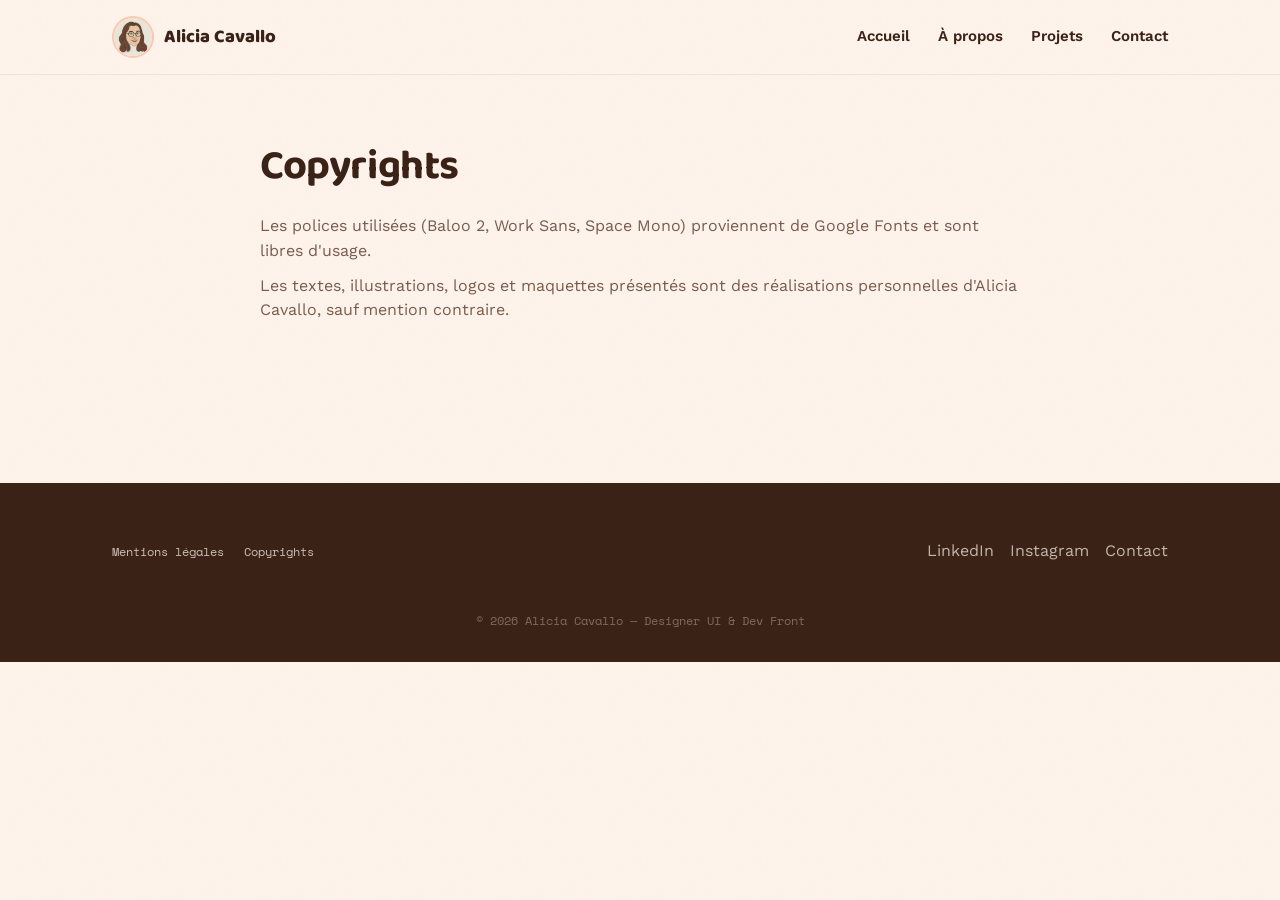
<file: assets/pages/copyrights.html>
<!DOCTYPE html>
<html lang="fr">
<head>
<meta charset="UTF-8">
<meta name="viewport" content="width=device-width, initial-scale=1.0">
<title>Copyrights — Alicia Cavallo</title>
<link rel="preconnect" href="https://fonts.googleapis.com">
<link rel="icon" href="../icon/favicon.ico" sizes="32x32">
<link rel="icon" href="../icon/icon.svg" type="image/svg+xml">
<link rel="apple-touch-icon" href="../icon/apple-touch-icon.png">
<link href="https://fonts.googleapis.com/css2?family=Baloo+2:wght@500;600;700;800&family=Work+Sans:wght@400;500;600&family=Space+Mono:wght@400;700&display=swap" rel="stylesheet">

<style>

:root{
  --bg:            #FFF4EC;
  --bg-alt:        #FFE7D8;
  --card:          #FFFDF9;
  --coral:         #FF6B47;
  --coral-deep:    #E24A28;
  --coral-soft:    #FFC9B0;
  --teal:          #2E6F68;
  --teal-soft:     #CFE7E2;
  --ink:           #3B2216;
  --ink-soft:      #7A5C4C;

  --display: 'Baloo 2', sans-serif;
  --body:    'Work Sans', sans-serif;
  --mono:    'Space Mono', monospace;

  --radius-lg: 40px;
  --radius-md: 24px;
  --container: 1120px;
}
*{ box-sizing:border-box; margin:0; padding:0; }
html{ scroll-behavior:smooth; }
body{ background:var(--bg); color:var(--ink); font-family:var(--body); line-height:1.55; overflow-x:hidden; }
body::before{
  content:""; position:fixed; inset:0; pointer-events:none; z-index:9000; opacity:.05; mix-blend-mode:multiply;
  background-image:url("data:image/svg+xml;utf8,<svg xmlns='http://www.w3.org/2000/svg' width='120' height='120'><filter id='n'><feTurbulence type='fractalNoise' baseFrequency='0.9' numOctaves='2' stitchTiles='stitch'/></filter><rect width='100%25' height='100%25' filter='url(%23n)'/></svg>");
}
a{ color:inherit; text-decoration:none; }
img{ max-width:100%; display:block; }
section{ position:relative; }
.wrap{ max-width:var(--container); margin:0 auto; padding:0 32px; }
h1,h2,h3,h4{ font-family:var(--display); font-weight:700; line-height:1.08; letter-spacing:-.01em; }
.eyebrow{ font-family:var(--mono); font-size:.72rem; letter-spacing:.14em; text-transform:uppercase; color:var(--coral-deep); font-weight:700; margin-bottom:14px; display:inline-block; }
@media (prefers-reduced-motion: reduce){ *{ animation-duration:.001ms !important; animation-iteration-count:1 !important; transition-duration:.001ms !important; scroll-behavior:auto !important; } }

/* signature bulles */
.bubble{
  position:absolute; border-radius:50%; pointer-events:none;
  background:
    radial-gradient(circle at 30% 28%, rgba(255,255,255,.9), rgba(255,255,255,0) 40%),
    radial-gradient(circle at 68% 72%, rgba(255,255,255,.35), rgba(255,255,255,0) 45%),
    linear-gradient(135deg, rgba(255,107,71,.55), rgba(46,111,104,.35));
  box-shadow: inset 0 0 20px rgba(255,255,255,.4), 0 12px 30px rgba(226,74,40,.12);
  animation: drift 9s ease-in-out infinite;
}
.bubble.alt{ background:radial-gradient(circle at 32% 30%, rgba(255,255,255,.95), rgba(255,255,255,0) 38%), linear-gradient(135deg, rgba(255,201,176,.8), rgba(255,107,71,.25)); }
@keyframes drift{ 0%,100%{ transform:translateY(0) translateX(0) scale(1); } 50%{ transform:translateY(-18px) translateX(10px) scale(1.03); } }

/* nav */
header{ position:sticky; top:0; z-index:500; backdrop-filter:blur(10px); background:rgba(255,244,236,.86); border-bottom:1px solid rgba(59,34,22,.08); }
nav.wrap{ display:flex; align-items:center; justify-content:space-between; padding-top:16px; padding-bottom:16px; gap:20px; }
.logo{ font-family:var(--display); font-weight:800; font-size:1.15rem; color:var(--ink); display:flex; align-items:center; gap:10px; }
.logo img{ width:42px; height:42px; border-radius:50%; object-fit:cover; border:2px solid var(--coral-soft); }
.navlinks{ display:flex; gap:28px; font-weight:600; font-size:.94rem; }
.navlinks a{ position:relative; padding:4px 0; }
.navlinks a::after{ content:""; position:absolute; left:0; bottom:-2px; width:0; height:2px; background:var(--coral); transition:width .25s ease; }
.navlinks a:hover::after, .navlinks a.active::after{ width:100%; }
.navlinks a.active{ color:var(--coral-deep); }
a:focus-visible, button:focus-visible{ outline:3px solid var(--teal); outline-offset:3px; border-radius:4px; }
.nav-toggle{ display:none; }

/* boutons */
.btn{ font-family:var(--body); font-weight:600; font-size:.94rem; padding:13px 24px; border-radius:999px; border:2px solid transparent; display:inline-flex; align-items:center; gap:8px; cursor:pointer; transition:transform .2s ease, box-shadow .2s ease; }
.btn-primary{ background:var(--coral); color:#fff; box-shadow:0 10px 24px rgba(226,74,40,.28); }
.btn-primary:hover{ transform:translateY(-2px); box-shadow:0 14px 28px rgba(226,74,40,.36); }
.btn-ghost{ border-color:var(--ink); color:var(--ink); }
.btn-ghost:hover{ transform:translateY(-2px); background:var(--ink); color:var(--bg); }

/* section head */
.section-head{ max-width:640px; margin-bottom:48px; }
.section-head h1, .section-head h2{ font-size:clamp(2rem, 3.8vw, 2.9rem); }
.section-head p{ margin-top:14px; color:var(--ink-soft); font-size:1.05rem; }

/* petit hero (pages secondaires) */
.pagehero{ padding:64px 0 20px; }
.pagehero .eyebrow{ margin-bottom:10px; }
.pagehero h1{ font-size:clamp(2.4rem, 5vw, 3.6rem); }
.pagehero p{ margin-top:14px; max-width:60ch; color:var(--ink-soft); font-size:1.08rem; }

/* divider vague */
.divider{ height:100px; position:relative; }
.divider svg{ position:absolute; inset:0; width:100%; height:100%; }

/* footer */
footer.sitefooter{ background:var(--ink); color:rgba(255,244,236,.75); padding:56px 0 32px; margin-top:60px; }
footer.sitefooter .wrap{ display:flex; flex-wrap:wrap; justify-content:space-between; align-items:center; gap:24px; }
footer.sitefooter .footlinks{ display:flex; gap:20px; font-family:var(--mono); font-size:.78rem; }
footer.sitefooter .footlinks a:hover{ color:#fff; }
footer.sitefooter .social{ display:flex; gap:16px; }
footer.sitefooter .social a{ color:rgba(255,244,236,.7); }
footer.sitefooter .social a:hover{ color:var(--coral-soft); }
footer.sitefooter .copy{ width:100%; text-align:center; font-family:var(--mono); font-size:.72rem; color:rgba(255,244,236,.35); margin-top:24px; }

.reveal{ opacity:0; transform:translateY(26px); transition:opacity .7s ease, transform .7s ease; }
.reveal.in{ opacity:1; transform:translateY(0); }

@media (max-width:900px){
  .navlinks{ display:none; }
}


.legal{ padding:70px 0 90px; max-width:760px; }
.legal h1{ font-size:clamp(2rem,4vw,2.6rem); margin-bottom:24px; }
.legal h2{ font-size:1.2rem; margin:26px 0 10px; color:var(--coral-deep); }
.legal p{ color:var(--ink-soft); margin-bottom:10px; }
.legal a{ color:var(--teal); font-weight:600; }


/* ============================================================
   BURGER MENU MOBILE
   ============================================================ */
.burger{
  display:none; position:relative; z-index:960;
  flex-direction:column; justify-content:space-between;
  width:28px; height:20px; background:none; border:none; padding:0; cursor:pointer;
}
.burger span{ display:block; width:100%; height:2.5px; border-radius:2px; background:var(--ink); transition:transform .25s ease, opacity .25s ease; }
.burger.open span:nth-child(1){ transform:translateY(8.5px) rotate(45deg); }
.burger.open span:nth-child(2){ opacity:0; }
.burger.open span:nth-child(3){ transform:translateY(-8.5px) rotate(-45deg); }

.mobile-menu-overlay{
  position:fixed; inset:0; background:rgba(59,34,22,.55); z-index:900;
  opacity:0; pointer-events:none; transition:opacity .25s ease;
}
.mobile-menu-overlay.open{ opacity:1; pointer-events:auto; }

.mobile-menu{
  position:fixed; top:0; right:0; height:100%; width:min(78vw, 320px);
  background:var(--bg); z-index:950; box-shadow:-14px 0 40px rgba(59,34,22,.18);
  transform:translateX(100%); transition:transform .3s ease;
  display:flex; flex-direction:column; gap:26px; padding:84px 34px 40px;
}
.mobile-menu.open{ transform:translateX(0); }
.mobile-menu a{ font-family:var(--display); font-size:1.3rem; font-weight:600; color:var(--ink); padding:4px 0; }
.mobile-menu a.active{ color:var(--coral-deep); }
.mobile-menu-close{
  position:absolute; top:22px; right:22px; background:none; border:none;
  font-size:1.9rem; line-height:1; color:var(--ink); cursor:pointer;
}
.mobile-menu-close:hover{ color:var(--coral-deep); }

@media (max-width:900px){
  .navlinks{ display:none; }
  .burger{ display:flex; }
}
@media (min-width:901px){
  .mobile-menu, .mobile-menu-overlay{ display:none; }
}

/* wrapper resserré sur petit mobile */
@media (max-width:480px){
  .wrap{ padding:0 20px; }
}

</style>
</head>
<body>
<header>
  <nav class="wrap">
    <a href="../../index.html" class="logo"><img src="../img/profil.webp" alt="Illustration d'Alicia Cavallo">Alicia Cavallo</a>
    <div class="navlinks">
      <a href="../../index.html">Accueil</a>
      <a href="about.html">À propos</a>
      <a href="projets.html">Projets</a>
      <a href="contact.html">Contact</a>
    </div>
    <button class="burger" id="burgerBtn" aria-label="Ouvrir le menu" aria-expanded="false">
      <span></span><span></span><span></span>
    </button>
  </nav>
</header>
<div class="mobile-menu-overlay" id="mobileOverlay" aria-hidden="true"></div>
<nav class="mobile-menu" id="mobileMenu" aria-hidden="true">
  <button class="mobile-menu-close" id="mobileClose" aria-label="Fermer le menu">&times;</button>
  <a href="../../index.html">Accueil</a>
      <a href="about.html">À propos</a>
      <a href="projets.html">Projets</a>
      <a href="contact.html">Contact</a>
</nav>


<section><div class="wrap legal reveal">
  <h1>Copyrights</h1>
  <p>Les polices utilisées (Baloo 2, Work Sans, Space Mono) proviennent de Google Fonts et sont libres d'usage.</p>
  <p>Les textes, illustrations, logos et maquettes présentés sont des réalisations personnelles d'Alicia Cavallo, sauf mention contraire.</p>
</div></section>

<footer class="sitefooter">
  <div class="wrap">
    <div class="footlinks">
      <a href="mentionslegales.html">Mentions légales</a>
      <a href="copyrights.html">Copyrights</a>
    </div>
    <div class="social">
      <a href="https://www.linkedin.com/in/alicia-cavallo/" target="_blank" rel="noopener">LinkedIn</a>
      <a href="https://www.instagram.com/alicia._.cavallo/" target="_blank" rel="noopener">Instagram</a>
      <a href="contact.html">Contact</a>
    </div>
    <div class="copy">© 2026 Alicia Cavallo — Designer UI &amp; Dev Front</div>
  </div>
</footer>
<script>
  const revealEls = document.querySelectorAll('.reveal');
  const io = new IntersectionObserver((entries) => {
    entries.forEach(entry => {
      if(entry.isIntersecting){ entry.target.classList.add('in'); io.unobserve(entry.target); }
    });
  }, { threshold: 0.12 });
  revealEls.forEach(el => io.observe(el));
</script>
<script>
  // Menu burger mobile : ouverture/fermeture, clic à côté, touche Échap
  (function(){
    const burger = document.getElementById('burgerBtn');
    const overlay = document.getElementById('mobileOverlay');
    const menu = document.getElementById('mobileMenu');
    const closeBtn = document.getElementById('mobileClose');
    if(!burger || !menu || !overlay) return;

    function openMenu(){
      burger.classList.add('open'); burger.setAttribute('aria-expanded','true');
      overlay.classList.add('open');
      menu.classList.add('open'); menu.setAttribute('aria-hidden','false');
      document.body.style.overflow = 'hidden';
    }
    function closeMenu(){
      burger.classList.remove('open'); burger.setAttribute('aria-expanded','false');
      overlay.classList.remove('open');
      menu.classList.remove('open'); menu.setAttribute('aria-hidden','true');
      document.body.style.overflow = '';
    }

    burger.addEventListener('click', () => { menu.classList.contains('open') ? closeMenu() : openMenu(); });
    closeBtn.addEventListener('click', closeMenu);
    overlay.addEventListener('click', closeMenu); // clic à côté, sur le fond assombri
    document.addEventListener('keydown', (e) => { if(e.key === 'Escape') closeMenu(); });
    window.addEventListener('blur', closeMenu); // sortie en dehors de la fenêtre
    menu.querySelectorAll('a').forEach(a => a.addEventListener('click', closeMenu));
  })();
</script>
</body>
</html>
</file>
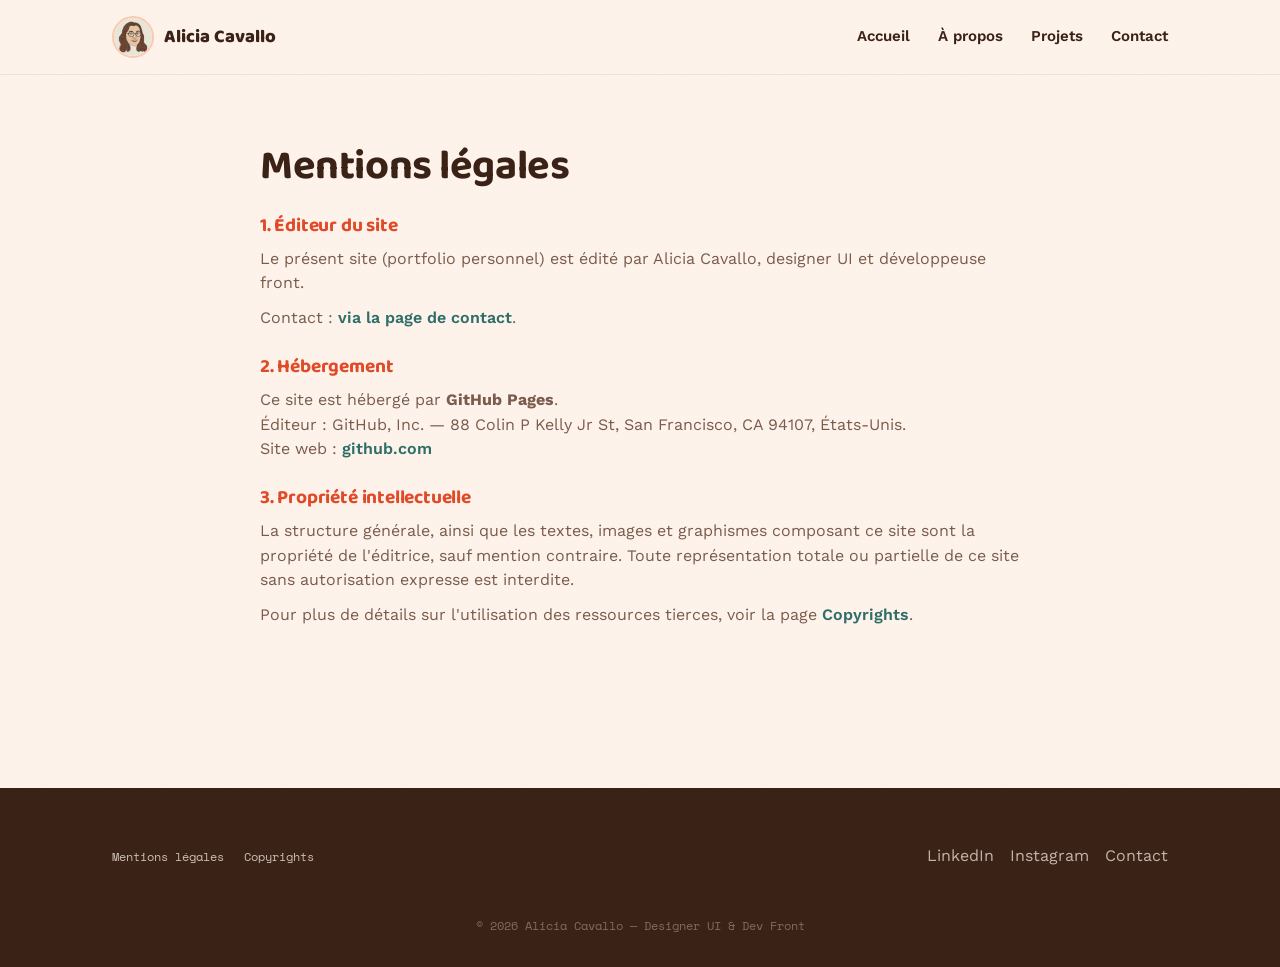
<file: assets/pages/mentionslegales.html>
<!DOCTYPE html>
<html lang="fr">
<head>
<meta charset="UTF-8">
<meta name="viewport" content="width=device-width, initial-scale=1.0">
<title>Mentions légales — Alicia Cavallo</title>
<link rel="preconnect" href="https://fonts.googleapis.com">
<link rel="icon" href="../icon/favicon.ico" sizes="32x32">
<link rel="icon" href="../icon/icon.svg" type="image/svg+xml">
<link rel="apple-touch-icon" href="../icon/apple-touch-icon.png">
<link href="https://fonts.googleapis.com/css2?family=Baloo+2:wght@500;600;700;800&family=Work+Sans:wght@400;500;600&family=Space+Mono:wght@400;700&display=swap" rel="stylesheet">

<style>

:root{
  --bg:            #FFF4EC;
  --bg-alt:        #FFE7D8;
  --card:          #FFFDF9;
  --coral:         #FF6B47;
  --coral-deep:    #E24A28;
  --coral-soft:    #FFC9B0;
  --teal:          #2E6F68;
  --teal-soft:     #CFE7E2;
  --ink:           #3B2216;
  --ink-soft:      #7A5C4C;

  --display: 'Baloo 2', sans-serif;
  --body:    'Work Sans', sans-serif;
  --mono:    'Space Mono', monospace;

  --radius-lg: 40px;
  --radius-md: 24px;
  --container: 1120px;
}
*{ box-sizing:border-box; margin:0; padding:0; }
html{ scroll-behavior:smooth; }
body{ background:var(--bg); color:var(--ink); font-family:var(--body); line-height:1.55; overflow-x:hidden; }
body::before{
  content:""; position:fixed; inset:0; pointer-events:none; z-index:9000; opacity:.05; mix-blend-mode:multiply;
  background-image:url("data:image/svg+xml;utf8,<svg xmlns='http://www.w3.org/2000/svg' width='120' height='120'><filter id='n'><feTurbulence type='fractalNoise' baseFrequency='0.9' numOctaves='2' stitchTiles='stitch'/></filter><rect width='100%25' height='100%25' filter='url(%23n)'/></svg>");
}
a{ color:inherit; text-decoration:none; }
img{ max-width:100%; display:block; }
section{ position:relative; }
.wrap{ max-width:var(--container); margin:0 auto; padding:0 32px; }
h1,h2,h3,h4{ font-family:var(--display); font-weight:700; line-height:1.08; letter-spacing:-.01em; }
.eyebrow{ font-family:var(--mono); font-size:.72rem; letter-spacing:.14em; text-transform:uppercase; color:var(--coral-deep); font-weight:700; margin-bottom:14px; display:inline-block; }
@media (prefers-reduced-motion: reduce){ *{ animation-duration:.001ms !important; animation-iteration-count:1 !important; transition-duration:.001ms !important; scroll-behavior:auto !important; } }

/* signature bulles */
.bubble{
  position:absolute; border-radius:50%; pointer-events:none;
  background:
    radial-gradient(circle at 30% 28%, rgba(255,255,255,.9), rgba(255,255,255,0) 40%),
    radial-gradient(circle at 68% 72%, rgba(255,255,255,.35), rgba(255,255,255,0) 45%),
    linear-gradient(135deg, rgba(255,107,71,.55), rgba(46,111,104,.35));
  box-shadow: inset 0 0 20px rgba(255,255,255,.4), 0 12px 30px rgba(226,74,40,.12);
  animation: drift 9s ease-in-out infinite;
}
.bubble.alt{ background:radial-gradient(circle at 32% 30%, rgba(255,255,255,.95), rgba(255,255,255,0) 38%), linear-gradient(135deg, rgba(255,201,176,.8), rgba(255,107,71,.25)); }
@keyframes drift{ 0%,100%{ transform:translateY(0) translateX(0) scale(1); } 50%{ transform:translateY(-18px) translateX(10px) scale(1.03); } }

/* nav */
header{ position:sticky; top:0; z-index:500; backdrop-filter:blur(10px); background:rgba(255,244,236,.86); border-bottom:1px solid rgba(59,34,22,.08); }
nav.wrap{ display:flex; align-items:center; justify-content:space-between; padding-top:16px; padding-bottom:16px; gap:20px; }
.logo{ font-family:var(--display); font-weight:800; font-size:1.15rem; color:var(--ink); display:flex; align-items:center; gap:10px; }
.logo img{ width:42px; height:42px; border-radius:50%; object-fit:cover; border:2px solid var(--coral-soft); }
.navlinks{ display:flex; gap:28px; font-weight:600; font-size:.94rem; }
.navlinks a{ position:relative; padding:4px 0; }
.navlinks a::after{ content:""; position:absolute; left:0; bottom:-2px; width:0; height:2px; background:var(--coral); transition:width .25s ease; }
.navlinks a:hover::after, .navlinks a.active::after{ width:100%; }
.navlinks a.active{ color:var(--coral-deep); }
a:focus-visible, button:focus-visible{ outline:3px solid var(--teal); outline-offset:3px; border-radius:4px; }
.nav-toggle{ display:none; }

/* boutons */
.btn{ font-family:var(--body); font-weight:600; font-size:.94rem; padding:13px 24px; border-radius:999px; border:2px solid transparent; display:inline-flex; align-items:center; gap:8px; cursor:pointer; transition:transform .2s ease, box-shadow .2s ease; }
.btn-primary{ background:var(--coral); color:#fff; box-shadow:0 10px 24px rgba(226,74,40,.28); }
.btn-primary:hover{ transform:translateY(-2px); box-shadow:0 14px 28px rgba(226,74,40,.36); }
.btn-ghost{ border-color:var(--ink); color:var(--ink); }
.btn-ghost:hover{ transform:translateY(-2px); background:var(--ink); color:var(--bg); }

/* section head */
.section-head{ max-width:640px; margin-bottom:48px; }
.section-head h1, .section-head h2{ font-size:clamp(2rem, 3.8vw, 2.9rem); }
.section-head p{ margin-top:14px; color:var(--ink-soft); font-size:1.05rem; }

/* petit hero (pages secondaires) */
.pagehero{ padding:64px 0 20px; }
.pagehero .eyebrow{ margin-bottom:10px; }
.pagehero h1{ font-size:clamp(2.4rem, 5vw, 3.6rem); }
.pagehero p{ margin-top:14px; max-width:60ch; color:var(--ink-soft); font-size:1.08rem; }

/* divider vague */
.divider{ height:100px; position:relative; }
.divider svg{ position:absolute; inset:0; width:100%; height:100%; }

/* footer */
footer.sitefooter{ background:var(--ink); color:rgba(255,244,236,.75); padding:56px 0 32px; margin-top:60px; }
footer.sitefooter .wrap{ display:flex; flex-wrap:wrap; justify-content:space-between; align-items:center; gap:24px; }
footer.sitefooter .footlinks{ display:flex; gap:20px; font-family:var(--mono); font-size:.78rem; }
footer.sitefooter .footlinks a:hover{ color:#fff; }
footer.sitefooter .social{ display:flex; gap:16px; }
footer.sitefooter .social a{ color:rgba(255,244,236,.7); }
footer.sitefooter .social a:hover{ color:var(--coral-soft); }
footer.sitefooter .copy{ width:100%; text-align:center; font-family:var(--mono); font-size:.72rem; color:rgba(255,244,236,.35); margin-top:24px; }

.reveal{ opacity:0; transform:translateY(26px); transition:opacity .7s ease, transform .7s ease; }
.reveal.in{ opacity:1; transform:translateY(0); }

@media (max-width:900px){
  .navlinks{ display:none; }
}


.legal{ padding:70px 0 90px; max-width:760px; }
.legal h1{ font-size:clamp(2rem,4vw,2.6rem); margin-bottom:24px; }
.legal h2{ font-size:1.2rem; margin:26px 0 10px; color:var(--coral-deep); }
.legal p{ color:var(--ink-soft); margin-bottom:10px; }
.legal a{ color:var(--teal); font-weight:600; }


/* ============================================================
   BURGER MENU MOBILE
   ============================================================ */
.burger{
  display:none; position:relative; z-index:960;
  flex-direction:column; justify-content:space-between;
  width:28px; height:20px; background:none; border:none; padding:0; cursor:pointer;
}
.burger span{ display:block; width:100%; height:2.5px; border-radius:2px; background:var(--ink); transition:transform .25s ease, opacity .25s ease; }
.burger.open span:nth-child(1){ transform:translateY(8.5px) rotate(45deg); }
.burger.open span:nth-child(2){ opacity:0; }
.burger.open span:nth-child(3){ transform:translateY(-8.5px) rotate(-45deg); }

.mobile-menu-overlay{
  position:fixed; inset:0; background:rgba(59,34,22,.55); z-index:900;
  opacity:0; pointer-events:none; transition:opacity .25s ease;
}
.mobile-menu-overlay.open{ opacity:1; pointer-events:auto; }

.mobile-menu{
  position:fixed; top:0; right:0; height:100%; width:min(78vw, 320px);
  background:var(--bg); z-index:950; box-shadow:-14px 0 40px rgba(59,34,22,.18);
  transform:translateX(100%); transition:transform .3s ease;
  display:flex; flex-direction:column; gap:26px; padding:84px 34px 40px;
}
.mobile-menu.open{ transform:translateX(0); }
.mobile-menu a{ font-family:var(--display); font-size:1.3rem; font-weight:600; color:var(--ink); padding:4px 0; }
.mobile-menu a.active{ color:var(--coral-deep); }
.mobile-menu-close{
  position:absolute; top:22px; right:22px; background:none; border:none;
  font-size:1.9rem; line-height:1; color:var(--ink); cursor:pointer;
}
.mobile-menu-close:hover{ color:var(--coral-deep); }

@media (max-width:900px){
  .navlinks{ display:none; }
  .burger{ display:flex; }
}
@media (min-width:901px){
  .mobile-menu, .mobile-menu-overlay{ display:none; }
}

/* wrapper resserré sur petit mobile */
@media (max-width:480px){
  .wrap{ padding:0 20px; }
}

</style>
</head>
<body>
<header>
  <nav class="wrap">
    <a href="../../index.html" class="logo"><img src="../img/profil.webp" alt="Illustration d'Alicia Cavallo">Alicia Cavallo</a>
    <div class="navlinks">
      <a href="../../index.html">Accueil</a>
      <a href="about.html">À propos</a>
      <a href="projets.html">Projets</a>
      <a href="contact.html">Contact</a>
    </div>
    <button class="burger" id="burgerBtn" aria-label="Ouvrir le menu" aria-expanded="false">
      <span></span><span></span><span></span>
    </button>
  </nav>
</header>
<div class="mobile-menu-overlay" id="mobileOverlay" aria-hidden="true"></div>
<nav class="mobile-menu" id="mobileMenu" aria-hidden="true">
  <button class="mobile-menu-close" id="mobileClose" aria-label="Fermer le menu">&times;</button>
  <a href="../../index.html">Accueil</a>
      <a href="about.html">À propos</a>
      <a href="projets.html">Projets</a>
      <a href="contact.html">Contact</a>
</nav>


<section><div class="wrap legal reveal">
  <h1>Mentions légales</h1>
  <h2>1. Éditeur du site</h2>
  <p>Le présent site (portfolio personnel) est édité par Alicia Cavallo, designer UI et développeuse front.</p>
  <p>Contact : <a href="contact.html">via la page de contact</a>.</p>
  <h2>2. Hébergement</h2>
  <p>Ce site est hébergé par <strong>GitHub Pages</strong>.<br>Éditeur : GitHub, Inc. — 88 Colin P Kelly Jr St, San Francisco, CA 94107, États-Unis.<br>Site web : <a href="https://github.com" target="_blank" rel="noopener">github.com</a></p>
  <h2>3. Propriété intellectuelle</h2>
  <p>La structure générale, ainsi que les textes, images et graphismes composant ce site sont la propriété de l'éditrice, sauf mention contraire. Toute représentation totale ou partielle de ce site sans autorisation expresse est interdite.</p>
  <p>Pour plus de détails sur l'utilisation des ressources tierces, voir la page <a href="copyrights.html">Copyrights</a>.</p>
</div></section>

<footer class="sitefooter">
  <div class="wrap">
    <div class="footlinks">
      <a href="mentionslegales.html">Mentions légales</a>
      <a href="copyrights.html">Copyrights</a>
    </div>
    <div class="social">
      <a href="https://www.linkedin.com/in/alicia-cavallo/" target="_blank" rel="noopener">LinkedIn</a>
      <a href="https://www.instagram.com/alicia._.cavallo/" target="_blank" rel="noopener">Instagram</a>
      <a href="contact.html">Contact</a>
    </div>
    <div class="copy">© 2026 Alicia Cavallo — Designer UI &amp; Dev Front</div>
  </div>
</footer>
<script>
  const revealEls = document.querySelectorAll('.reveal');
  const io = new IntersectionObserver((entries) => {
    entries.forEach(entry => {
      if(entry.isIntersecting){ entry.target.classList.add('in'); io.unobserve(entry.target); }
    });
  }, { threshold: 0.12 });
  revealEls.forEach(el => io.observe(el));
</script>
<script>
  // Menu burger mobile : ouverture/fermeture, clic à côté, touche Échap
  (function(){
    const burger = document.getElementById('burgerBtn');
    const overlay = document.getElementById('mobileOverlay');
    const menu = document.getElementById('mobileMenu');
    const closeBtn = document.getElementById('mobileClose');
    if(!burger || !menu || !overlay) return;

    function openMenu(){
      burger.classList.add('open'); burger.setAttribute('aria-expanded','true');
      overlay.classList.add('open');
      menu.classList.add('open'); menu.setAttribute('aria-hidden','false');
      document.body.style.overflow = 'hidden';
    }
    function closeMenu(){
      burger.classList.remove('open'); burger.setAttribute('aria-expanded','false');
      overlay.classList.remove('open');
      menu.classList.remove('open'); menu.setAttribute('aria-hidden','true');
      document.body.style.overflow = '';
    }

    burger.addEventListener('click', () => { menu.classList.contains('open') ? closeMenu() : openMenu(); });
    closeBtn.addEventListener('click', closeMenu);
    overlay.addEventListener('click', closeMenu); // clic à côté, sur le fond assombri
    document.addEventListener('keydown', (e) => { if(e.key === 'Escape') closeMenu(); });
    window.addEventListener('blur', closeMenu); // sortie en dehors de la fenêtre
    menu.querySelectorAll('a').forEach(a => a.addEventListener('click', closeMenu));
  })();
</script>
</body>
</html>
</file>
<file: css/style.css>
:root{
    --bg:            #FFF4EC;
    --bg-alt:        #FFE7D8;
    --card:          #FFFDF9;
    --coral:         #FF6B47;
    --coral-deep:    #E24A28;
    --coral-soft:    #FFC9B0;
    --teal:          #2E6F68;
    --teal-soft:     #CFE7E2;
    --ink:           #3B2216;
    --ink-soft:      #7A5C4C;

    --display: 'Baloo 2', sans-serif;
    --body:    'Work Sans', sans-serif;
    --mono:    'Space Mono', monospace;

    --radius-lg: 40px;
    --radius-md: 24px;
    --container: 1120px;
  }
  *{box-sizing:border-box; 
    margin:0; 
    padding:0; 
  }
  html{
    scroll-behavior:smooth; 
  }
body{
  background:var(--bg); 
  color:var(--ink); 
  font-family:var(--body); 
  line-height:1.55; 
  overflow-x:hidden; 
  }
body::before{
  content:""; 
  position:fixed; 
  inset:0; 
  pointer-events:none; 
  z-index:9000; 
  opacity:.05; 
  mix-blend-mode:multiply;
  background-image:url("data:image/svg+xml;utf8,<svg xmlns='http://www.w3.org/2000/svg' width='120' height='120'><filter id='n'><feTurbulence type='fractalNoise' baseFrequency='0.9' numOctaves='2' stitchTiles='stitch'/></filter><rect width='100%25' height='100%25' filter='url(%23n)'/></svg>");
  }
a{
  color:inherit; 
  text-decoration:none;
  }
img{
  max-width:100%; 
  display:block;
  }
section{
  position:relative;
  }
.wrap{
  max-width:var(--container); 
  margin:0 auto; 
  padding:0 32px;
  }
h1,h2,h3,h4{
  font-family:var(--display); 
  font-weight:700; 
  line-height:1.08; 
  letter-spacing:-.01em; 
  }
.eyebrow{ 
  font-family:var(--mono); 
  font-size:.72rem; 
  letter-spacing:.14em; 
  text-transform:uppercase; 
  color:var(--coral-deep); 
  font-weight:700; 
  margin-bottom:14px; 
  display:inline-block; 
  }
@media (prefers-reduced-motion: reduce){
  *{ animation-duration:.001ms !important; 
    animation-iteration-count:1 !important; 
    transition-duration:.001ms !important; 
    scroll-behavior:auto !important; } 
  }

.bubble{
  position:absolute; 
  border-radius:50%; 
  pointer-events:none;
  background:
    radial-gradient(circle at 30% 28%, rgba(255,255,255,.9), rgba(255,255,255,0) 40%),
    radial-gradient(circle at 68% 72%, rgba(255,255,255,.35), rgba(255,255,255,0) 45%),
    linear-gradient(135deg, rgba(255,107,71,.55), rgba(46,111,104,.35));
  box-shadow: inset 0 0 20px rgba(255,255,255,.4), 0 12px 30px rgba(226,74,40,.12);
  animation: drift 9s ease-in-out infinite;
  }
.bubble.alt{
  background:radial-gradient(circle at 32% 30%, rgba(255,255,255,.95), rgba(255,255,255,0) 38%), linear-gradient(135deg, rgba(255,201,176,.8), rgba(255,107,71,.25));
  }
@keyframes drift{
  0%,100%{ transform:translateY(0) translateX(0) scale(1); } 50%{ transform:translateY(-18px) translateX(10px) scale(1.03); } 
  }

/* navigation */
header{
  position:sticky; 
  top:0; 
  z-index:500; 
  backdrop-filter:blur(10px); 
  background:rgba(255,244,236,.86); 
  border-bottom:1px solid rgba(59,34,22,.08);
  }
nav.wrap{
  display:flex; 
  align-items:center; 
  justify-content:space-between; 
  padding-top:16px; 
  padding-bottom:16px; 
  gap:20px; 
  }
.logo{
  font-family:var(--display); 
  font-weight:800; 
  font-size:1.15rem; 
  color:var(--ink); 
  display:flex; 
  align-items:center; 
  gap:10px; 
  }
.logo img{
  width:42px; 
  height:42px; 
  border-radius:50%; 
  object-fit:cover; 
  border:2px solid var(--coral-soft); 
  }
.navlinks{
  display:flex; 
  gap:28px; 
  font-weight:600; 
  font-size:.94rem;
  }
.navlinks a{
  position:relative; 
  padding:4px 0;
  }
.navlinks a::after{ 
  content:"";
  position:absolute;
  left:0; 
  bottom:-2px; 
  width:0; 
  height:2px; 
  background:var(--coral); 
  transition:width .25s ease; 
  }
.navlinks a:hover::after, .navlinks a.active::after{
  width:100%;
  }
.navlinks a.active{ 
  color:var(--coral-deep); 
  }
a:focus-visible, button:focus-visible{ 
  outline:3px solid var(--teal); 
  outline-offset:3px; 
  border-radius:4px; 
  }
.nav-toggle{ 
  display:none;
  }

/* boutons */
.btn{ 
    font-family:var(--body); 
    font-weight:600; 
    font-size:.94rem; 
    padding:13px 24px; 
    border-radius:999px; 
    border:2px solid transparent; 
    display:inline-flex; 
    align-items:center; 
    gap:8px; cursor:pointer; 
    transition:transform .2s ease, 
    box-shadow .2s ease; 
    }
.btn-primary{ 
    background:var(--coral); 
    color:#fff; 
    box-shadow:0 10px 24px rgba(226,74,40,.28); 
    }
.btn-primary:hover{ 
    transform:translateY(-2px); 
    box-shadow:0 14px 28px rgba(226,74,40,.36);
    }
.btn-ghost{ 
    border-color:var(--ink); 
    color:var(--ink); 
    }
.btn-ghost:hover{ 
    transform:translateY(-2px); 
    background:var(--ink); 
    color:var(--bg); 
    }

/* section head */
.section-head{ 
    max-width:640px; 
    margin-bottom:48px; 
    }
.section-head h1, .section-head h2{ 
    font-size:clamp(2rem, 3.8vw, 2.9rem); 
    }
.section-head p{ 
    margin-top:14px; 
    color:var(--ink-soft); 
    font-size:1.05rem; 
    }

/* petit hero (pages secondaires) */
.pagehero{ 
    padding:64px 0 20px; 
    }
.pagehero .eyebrow{ 
    margin-bottom:10px; 
    }
.pagehero h1{ 
    font-size:clamp(2.4rem, 5vw, 3.6rem); 
    }
.pagehero p{ 
    margin-top:14px; 
    max-width:60ch; 
    color:var(--ink-soft); 
    font-size:1.08rem; 
    }

/* divider vague */
.divider{ 
    height:100px; 
    position:relative; 
    }
.divider svg{ 
    position:absolute; 
    inset:0;
     width:100%; 
    height:100%; 
    }

/* footer */
footer.sitefooter{ 
    background:var(--ink); 
    color:rgba(255,244,236,.75); 
    padding:56px 0 32px; 
    margin-top:60px; 
    }
footer.sitefooter .wrap{ 
    display:flex; 
    flex-wrap:wrap; 
    justify-content:space-between; 
    align-items:center; 
    gap:24px; 
    }
footer.sitefooter .footlinks{ 
    display:flex; 
    gap:20px; 
    font-family:var(--mono); 
    font-size:.78rem; 
    }
footer.sitefooter .footlinks a:hover{
     color:#fff; 
    }
footer.sitefooter .social{ 
    display:flex; 
    gap:16px; 
    }
footer.sitefooter .social a{ 
    color:rgba(255,244,236,.7); 
    }
footer.sitefooter .social a:hover{ 
    color:var(--coral-soft); 
    }
footer.sitefooter .copy{ 
    width:100%; 
    text-align:center; 
    font-family:var(--mono); 
    font-size:.72rem; 
    color:rgba(255,244,236,.35); 
    margin-top:24px; 
    }

.reveal{ 
    opacity:0; 
    transform:translateY(26px); 
    transition:opacity .7s ease, transform .7s ease; 
    }
.reveal.in{ 
    opacity:1; 
    transform:translateY(0); 
    }

@media (max-width:900px){
  .navlinks{ display:none; }
}


.hero{ 
    min-height:80vh; 
    display:flex; 
    align-items:center; 
    padding:70px 0 50px; 
    overflow:hidden;
    }
.hero .wrap{ 
    display:grid; 
    grid-template-columns:1.15fr .85fr; 
    gap:40px; 
    align-items:center; 
    }
.hero h1{ 
    font-size:clamp(2.4rem, 5.2vw, 4.2rem); 
    }
.hero h1 em{ 
    font-style:normal; 
    background:linear-gradient(100deg, var(--coral-deep), 
    var(--coral) 60%); 
    -webkit-background-clip:text; 
    background-clip:text; 
    color:transparent; 
    }
.hero p.lead{ 
    margin-top:20px; 
    max-width:46ch; 
    font-size:1.12rem; 
    color:var(--ink-soft); 
    }
.hero-cta{ 
    margin-top:30px; 
    display:flex;
    gap:14px; 
    flex-wrap:wrap; 
    }
.hero-visual{ 
    position:relative; 
    height:360px;
    }

/* petites annonces */
#annonces{ 
    background:var(--bg-alt); 
    padding:80px 0; 
    }
.annonce-grid{ 
    display:grid; 
    grid-template-columns:repeat(auto-fit, minmax(280px,1fr));
    gap:24px; 
    margin-top:8px; 
    }
.annonce-card{ 
    background:var(--card); 
    border-radius:var(--radius-md); 
    padding:28px; 
    border-left:5px solid var(--coral); 
    box-shadow:0 14px 30px rgba(59,34,22,.06); 
    position:relative; 
    }
.annonce-card h3{ 
    font-size:1.15rem; 
    margin-bottom:8px; 
    color:var(--ink); 
    }
.annonce-card p{ 
    color:var(--ink-soft); 
    font-size:.96rem; 
    }
.annonce-card strong{ 
    color:var(--coral-deep); 
    }
.annonce-card.dispo{ 
    border-left-color:var(--teal); 
    }
.annonces-cta{ 
    margin-top:32px; text-align:center; 
    }

/* projets en accueil */
#projets-accueil{ 
    padding:90px 0; 
    }
.projects-preview{ 
    display:grid; 
    grid-template-columns:repeat(3,1fr); 
    gap:26px; 
    }
@media (max-width:900px){
    .projects-preview{ grid-template-columns:repeat(2,1fr); } 
    }
@media (max-width:560px){ 
    .projects-preview{ grid-template-columns:1fr; } 
    }
.pp-card{ 
    border-radius:var(--radius-md); 
    overflow:hidden; 
    background:var(--card); 
    box-shadow:0 16px 34px rgba(59,34,22,.08); 
    transition:transform .25s ease; 
    position:relative; 
    }
.pp-card:hover{ 
    transform:translateY(-6px); 
    }
.pp-card .pp-img{ 
    aspect-ratio:4/3; 
    overflow:hidden; 
    position:relative; 
    }
.pp-card .pp-img img{ 
    width:100%;
    height:100%; 
    object-fit:cover; 
    }
.pp-card .pp-body{ 
    padding:18px 20px 22px; 
    }
.pp-card .pp-body span{ 
    font-family:var(--mono); 
    font-size:.7rem; 
    text-transform:uppercase; 
    letter-spacing:.08em; 
    color:var(--coral-deep);
    }
.pp-card .pp-body h3{ 
    font-size:1.1rem; 
    margin-top:6px; 
    }
.projets-cta{ 
    margin-top:40px;
     text-align:center;
    }

/* teaser parcours */
#teaser-parcours{ 
    background:var(--bg-alt); 
    padding:80px 0; 
    }
.parcours-card{ 
    background:var(--card); 
    border-radius:var(--radius-md); 
    padding:40px 44px; 
    border-left:5px solid var(--teal); 
    box-shadow:0 14px 30px rgba(59,34,22,.06); 
    display:flex; 
    flex-wrap:wrap; 
    align-items:center; 
    justify-content:space-between; 
    gap:28px; 
    }
.parcours-card .txt{ 
    max-width:560px; 
    }
.parcours-card h2{ 
    font-size:clamp(1.6rem,3vw,2.2rem); 
    color:var(--ink); 
    }
.parcours-card p{ 
    margin-top:12px;
    color:var(--ink-soft); 
    font-size:1rem; 
    }

@media (max-width:900px){
  .hero .wrap{ grid-template-columns:1fr; }
  .hero-visual{ height:240px; order:-1; }
  .projects-preview{ grid-template-columns:1fr; }
}


/* ============================================================
   BURGER MENU MOBILE
   ============================================================ */
.burger{
  display:none; position:relative; z-index:960;
  flex-direction:column; justify-content:space-between;
  width:28px; height:20px; background:none; border:none; padding:0; cursor:pointer;
}
.burger span{ 
    display:block;
    width:100%; 
    height:2.5px; 
    border-radius:2px; 
    background:var(--ink); 
    transition:transform .25s ease, opacity .25s ease; 
    }
.burger.open span:nth-child(1){
    transform:translateY(8.5px) rotate(45deg); 
    }
.burger.open span:nth-child(2){
    opacity:0; 
    }
.burger.open span:nth-child(3){
    transform:translateY(-8.5px) rotate(-45deg);
    }
.mobile-menu-overlay{
  position:fixed;
  inset:0; 
  background:rgba(59,34,22,.55);
  z-index:900;
  opacity:0;
  pointer-events:none; 
  transition:opacity .25s ease;
    }
.mobile-menu-overlay.open{ 
    opacity:1;
    pointer-events:auto;
    }
.mobile-menu{
  position:fixed;
  top:0; 
  right:0; 
  height:100%; 
  width:min(78vw, 320px);
  background:var(--bg); 
  z-index:950; 
  box-shadow:-14px 0 40px rgba(59,34,22,.18);
  transform:translateX(100%); 
  transition:transform .3s ease;
  display:flex; 
  flex-direction:column; 
  gap:26px; 
  padding:84px 34px 40px;
    }
.mobile-menu.open{ 
    transform:translateX(0); 
    }
.mobile-menu a{
    font-family:var(--display); 
    font-size:1.3rem; 
    font-weight:600; 
    color:var(--ink); 
    padding:4px 0; 
    }
.mobile-menu a.active{ 
    color:var(--coral-deep); 
    }
.mobile-menu-close{
  position:absolute; 
  top:22px; 
  right:22px; 
  background:none; 
  border:none;
  font-size:1.9rem; 
  line-height:1; 
  color:var(--ink); 
  cursor:pointer;
    }
.mobile-menu-close:hover{ 
    color:var(--coral-deep); 
    }

@media (max-width:900px){
  .navlinks{ display:none; }
  .burger{ display:flex; }
    }
@media (min-width:901px){
  .mobile-menu, 
  .mobile-menu-overlay{display:none;
    }
}
/* wrapper resserré sur petit mobile */
@media (max-width:480px){
  .wrap{ padding:0 20px; }
}
</file>
